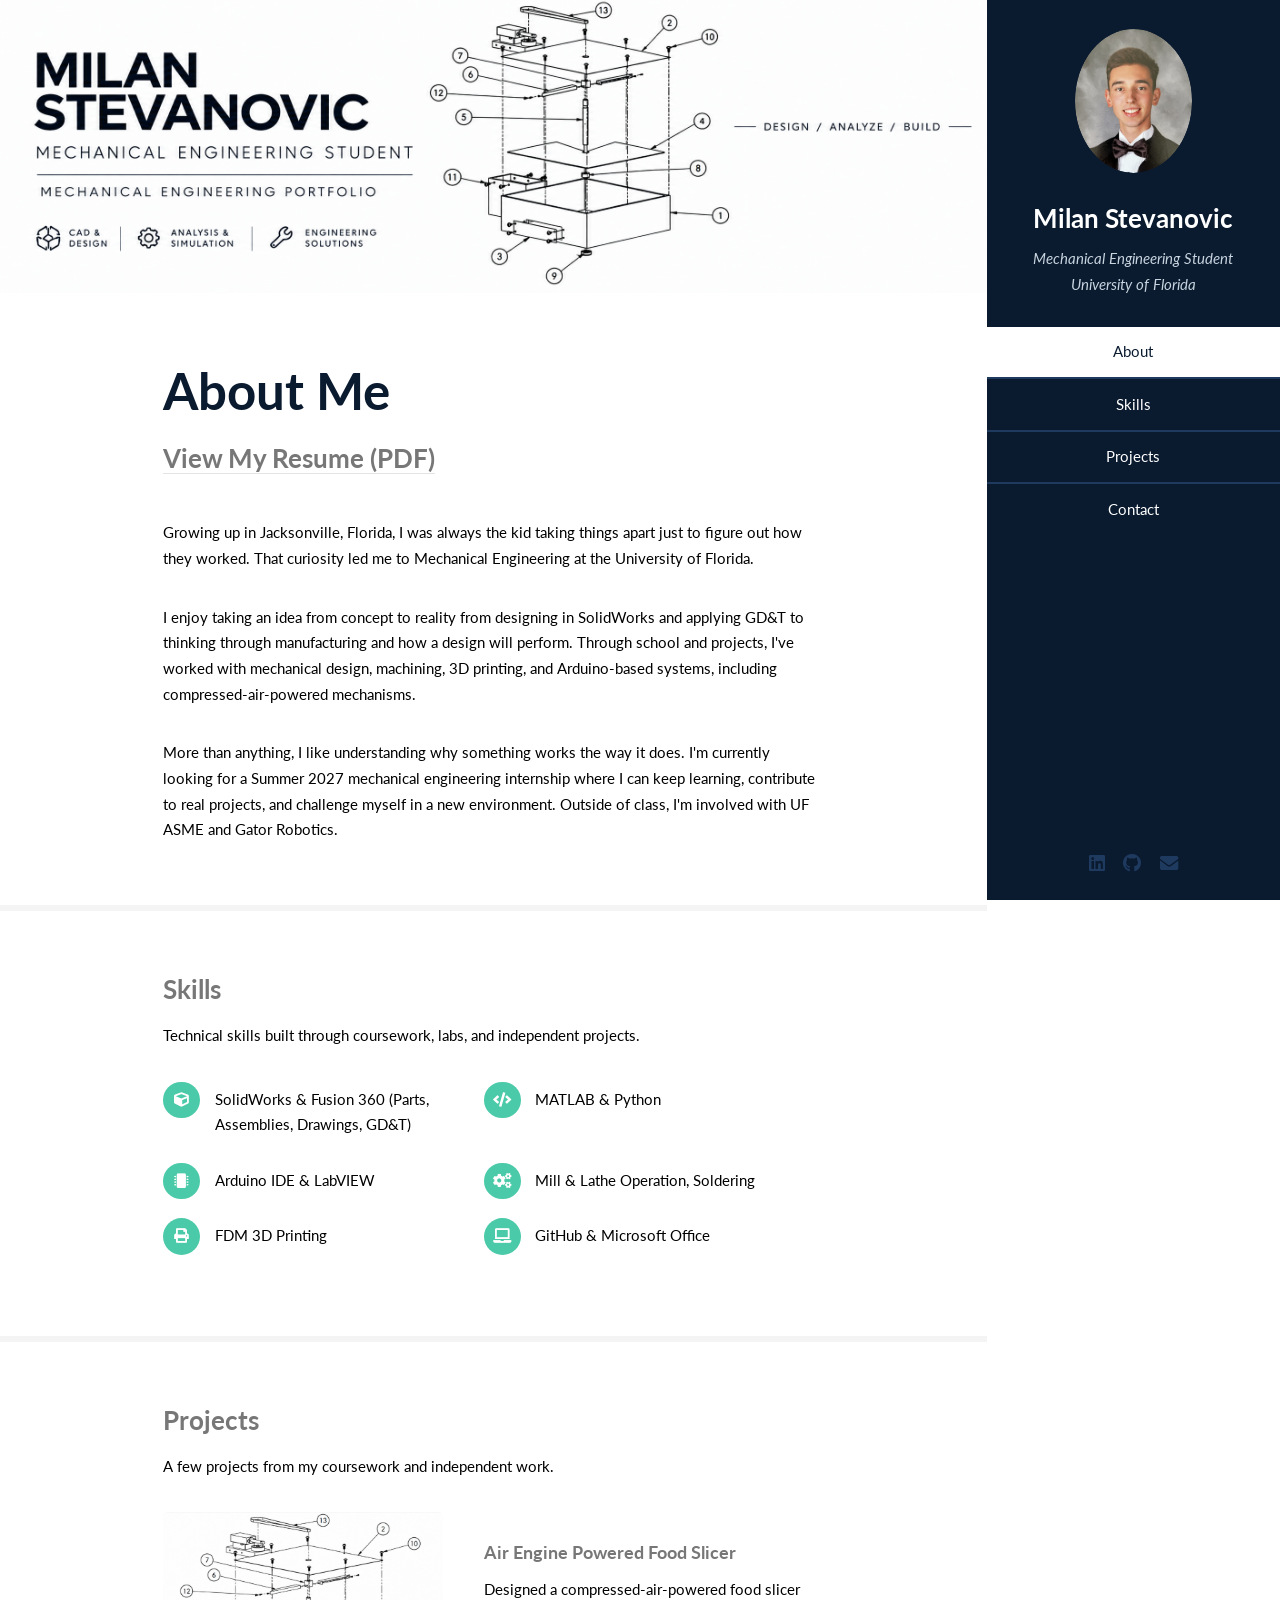
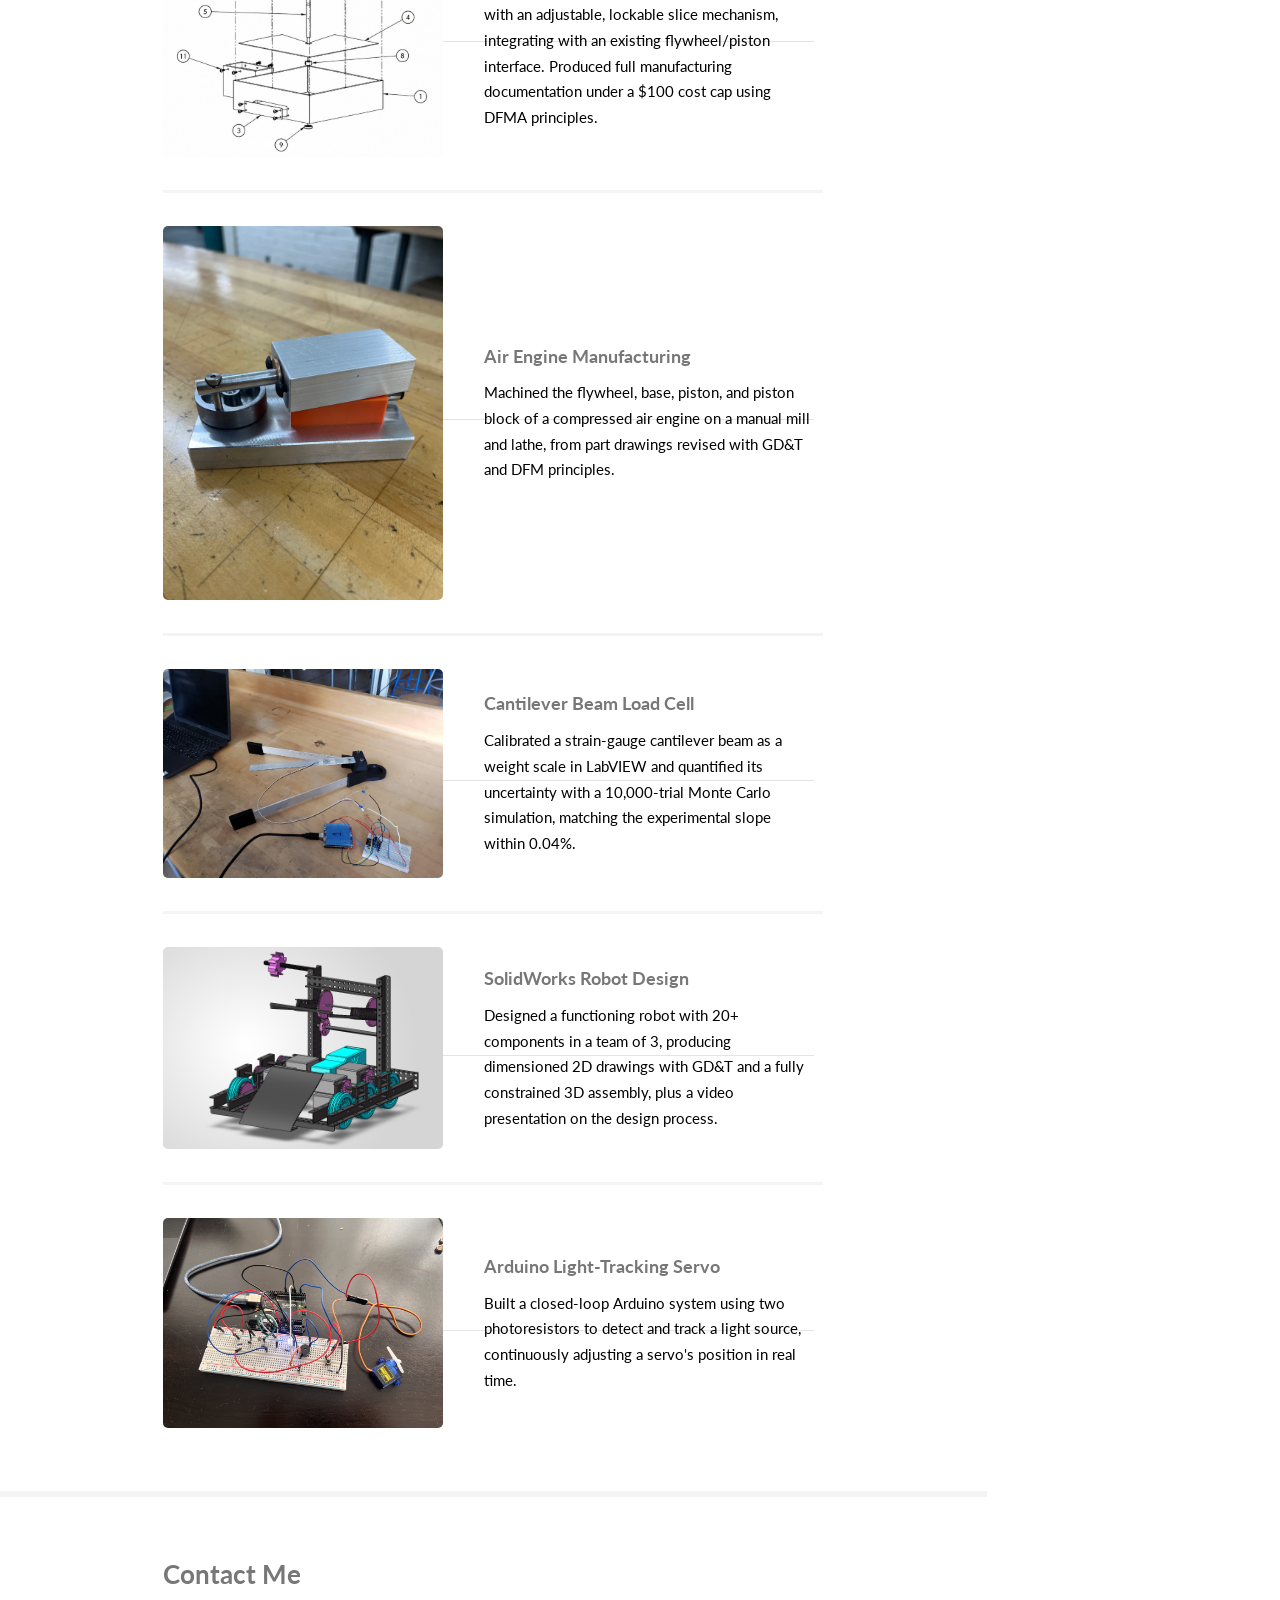
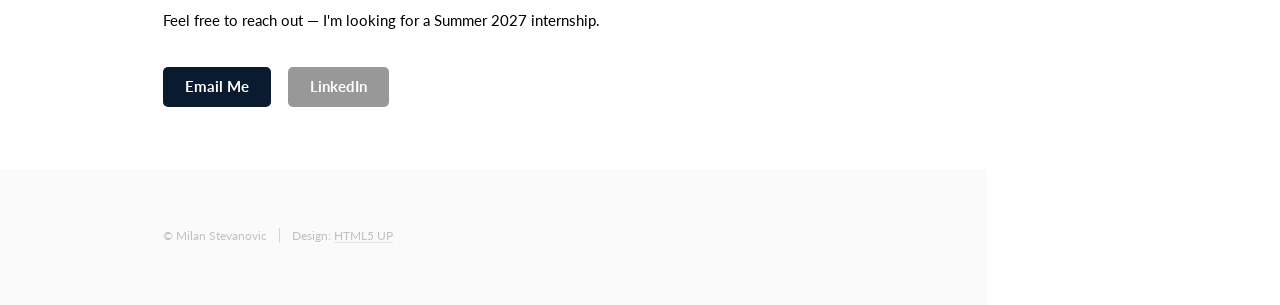
<file: index.html>
<!DOCTYPE HTML>
<html>
	<head>
		<title>Milan Stevanovic — Mechanical Engineering Portfolio</title>
		<meta charset="utf-8" />
		<meta name="viewport" content="width=device-width, initial-scale=1, user-scalable=no" />
		<link rel="stylesheet" href="assets/css/main.css" />
	</head>
	<body class="is-preload">

		<!-- Header -->
<section id="header">
				<header>
					<span class="image avatar"><img src="images/avatar.jpg" alt="" /></span>
					<h1 id="logo"><a href="#">Milan Stevanovic</a></h1>
					<p>Mechanical Engineering Student<br />
					University of Florida</p>
				</header>
				<nav id="nav">
					<ul>
						<li><a href="#one" class="active">About</a></li>
						<li><a href="#two">Skills</a></li>
						<li><a href="#three">Projects</a></li>
						<li><a href="#four">Contact</a></li>
					</ul>
				</nav>
				<footer>
					<ul class="icons">
						<li><a href="https://www.linkedin.com/in/milan-stevanovic-946974375/" class="icon brands fa-linkedin"><span class="label">LinkedIn</span></a></li>
						<li><a href="#" class="icon brands fa-github"><span class="label">Github</span></a></li>
						<li><a href="mailto:stevann.milan@gmail.com" class="icon solid fa-envelope"><span class="label">Email</span></a></li>
					</ul>
				</footer>
			</section>

		<!-- Wrapper -->
			<div id="wrapper">

				<!-- Main -->
					<div id="main">

						<!-- One -->
							<section id="one">
								<div class="image main" data-position="center">
									<img src="images/portfolio_banner.png" alt="" />
								</div>
								<div class="container">
									<header class="major">
										<h2>About Me</h2>
										<p><a href="documents/resumem.pdf" target="_blank">View My Resume (PDF)</a></p>
									</header>
									<p>Growing up in Jacksonville, Florida, I was always the kid taking things apart just to figure out how they worked. That curiosity led me to Mechanical Engineering at the University of Florida.</p>

<p>I enjoy taking an idea from concept to reality  from designing in SolidWorks and applying GD&T to thinking through manufacturing and how a design will perform. Through school and projects, I've worked with mechanical design, machining, 3D printing, and Arduino-based systems, including compressed-air-powered mechanisms.</p>

<p>More than anything, I like understanding why something works the way it does. I'm currently looking for a Summer 2027 mechanical engineering internship where I can keep learning, contribute to real projects, and challenge myself in a new environment. Outside of class, I'm involved with UF ASME and Gator Robotics.</p>
								</div>
							</section>

						<!-- Two -->
							<section id="two">
								<div class="container">
									<h3>Skills</h3>
									<p>Technical skills built through coursework, labs, and independent projects.</p>
									<ul class="feature-icons">
    <li class="icon solid fa-cube">SolidWorks &amp; Fusion 360 (Parts, Assemblies, Drawings, GD&T)</li>
    <li class="icon solid fa-code">MATLAB &amp; Python</li>
    <li class="icon solid fa-microchip">Arduino IDE &amp; LabVIEW</li>
    <li class="icon solid fa-cogs">Mill &amp; Lathe Operation, Soldering</li>
    <li class="icon solid fa-print">FDM 3D Printing</li>
    <li class="icon solid fa-laptop">GitHub &amp; Microsoft Office</li>
</ul>
								</div>
							</section>

<!-- Three -->
							<section id="three">
								<div class="container">
									<h3>Projects</h3>
									<p>A few projects from my coursework and independent work.</p>
									<div class="features">
										<article>
											<a href="air-engine-slicer.html" class="article-link">
												<span class="image"><img src="images/explodedview.png" alt="" /></span>
												<div class="inner">
													<h4>Air Engine Powered Food Slicer</h4>
													<p>Designed a compressed-air-powered food slicer with an adjustable, lockable slice mechanism, integrating with an existing flywheel/piston interface. Produced full manufacturing documentation under a $100 cost cap using DFMA principles.</p>
												</div>
											</a>
										</article>
										<article>
	<a href="air-engine-manufacturing.html" class="article-link">
		<span class="image"><img src="images/engine1.JPG" alt="" /></span>
		<div class="inner">
			<h4>Air Engine Manufacturing</h4>
			<p>Machined the flywheel, base, piston, and piston block of a compressed air engine on a manual mill and lathe, from part drawings revised with GD&amp;T and DFM principles.</p>
		</div>
	</a>
</article>
										<article>
											<a href="cantilever-load-cell.html" class="article-link">
												<span class="image"><img src="images/mom_lab_pic.png" alt="Cantilever beam load cell with strain gauge" /></span>
												<div class="inner">
													<h4>Cantilever Beam Load Cell</h4>
													<p>Calibrated a strain-gauge cantilever beam as a weight scale in LabVIEW and quantified its uncertainty with a 10,000-trial Monte Carlo simulation, matching the experimental slope within 0.04%.</p>
												</div>
											</a>
										</article>
										<article>
											<a href="solidworks-robot.html" class="article-link">
												<span class="image"><img src="images/robot-image.png" alt="" /></span>
												<div class="inner">
													<h4>SolidWorks Robot Design</h4>
													<p>Designed a functioning robot with 20+ components in a team of 3, producing dimensioned 2D drawings with GD&amp;T and a fully constrained 3D assembly, plus a video presentation on the design process.</p>
												</div>
											</a>
										</article>
										<article>
											<a href="animal-feeder.html" class="article-link">
	<span class="image"><img src="images/arduino.png" alt="Breadboard wiring for the light-tracking servo circuit" /></span>
	<div class="inner">
		<h4>Arduino Light-Tracking Servo</h4>
		<p>Built a closed-loop Arduino system using two photoresistors to detect and track a light source, continuously adjusting a servo's position in real time.</p>
	</div>
</a>
										</article>
																				
									</div>
								</div>
							</section>

						<!-- Four -->
							<section id="four">
								<div class="container">
									<h3>Contact Me</h3>
									<p>Feel free to reach out — I'm looking for a Summer 2027 internship.</p>
									<ul class="actions">
										<li><a href="mailto:stevann.milan@gmail.com" class="button primary">Email Me</a></li>
										<li><a href="https://www.linkedin.com/in/milan-stevanovic-946974375/" class="button">LinkedIn</a></li>
									</ul>
								</div>
							</section>

					</div>

				<!-- Footer -->
					<section id="footer">
						<div class="container">
							<ul class="copyright">
								<li>&copy; Milan Stevanovic</li><li>Design: <a href="http://html5up.net">HTML5 UP</a></li>
							</ul>
						</div>
					</section>

			</div>

		<!-- Scripts -->
			<script src="assets/js/jquery.min.js"></script>
			<script src="assets/js/jquery.scrollex.min.js"></script>
			<script src="assets/js/jquery.scrolly.min.js"></script>
			<script src="assets/js/browser.min.js"></script>
			<script src="assets/js/breakpoints.min.js"></script>
			<script src="assets/js/util.js"></script>
			<script src="assets/js/main.js"></script>

	</body>
</html>


		<!-- Scripts -->
			<script src="assets/js/jquery.min.js"></script>
			<script src="assets/js/jquery.scrollex.min.js"></script>
			<script src="assets/js/jquery.scrolly.min.js"></script>
			<script src="assets/js/browser.min.js"></script>
			<script src="assets/js/breakpoints.min.js"></script>
			<script src="assets/js/util.js"></script>
			<script src="assets/js/main.js"></script>

	</body>
</html>
</file>
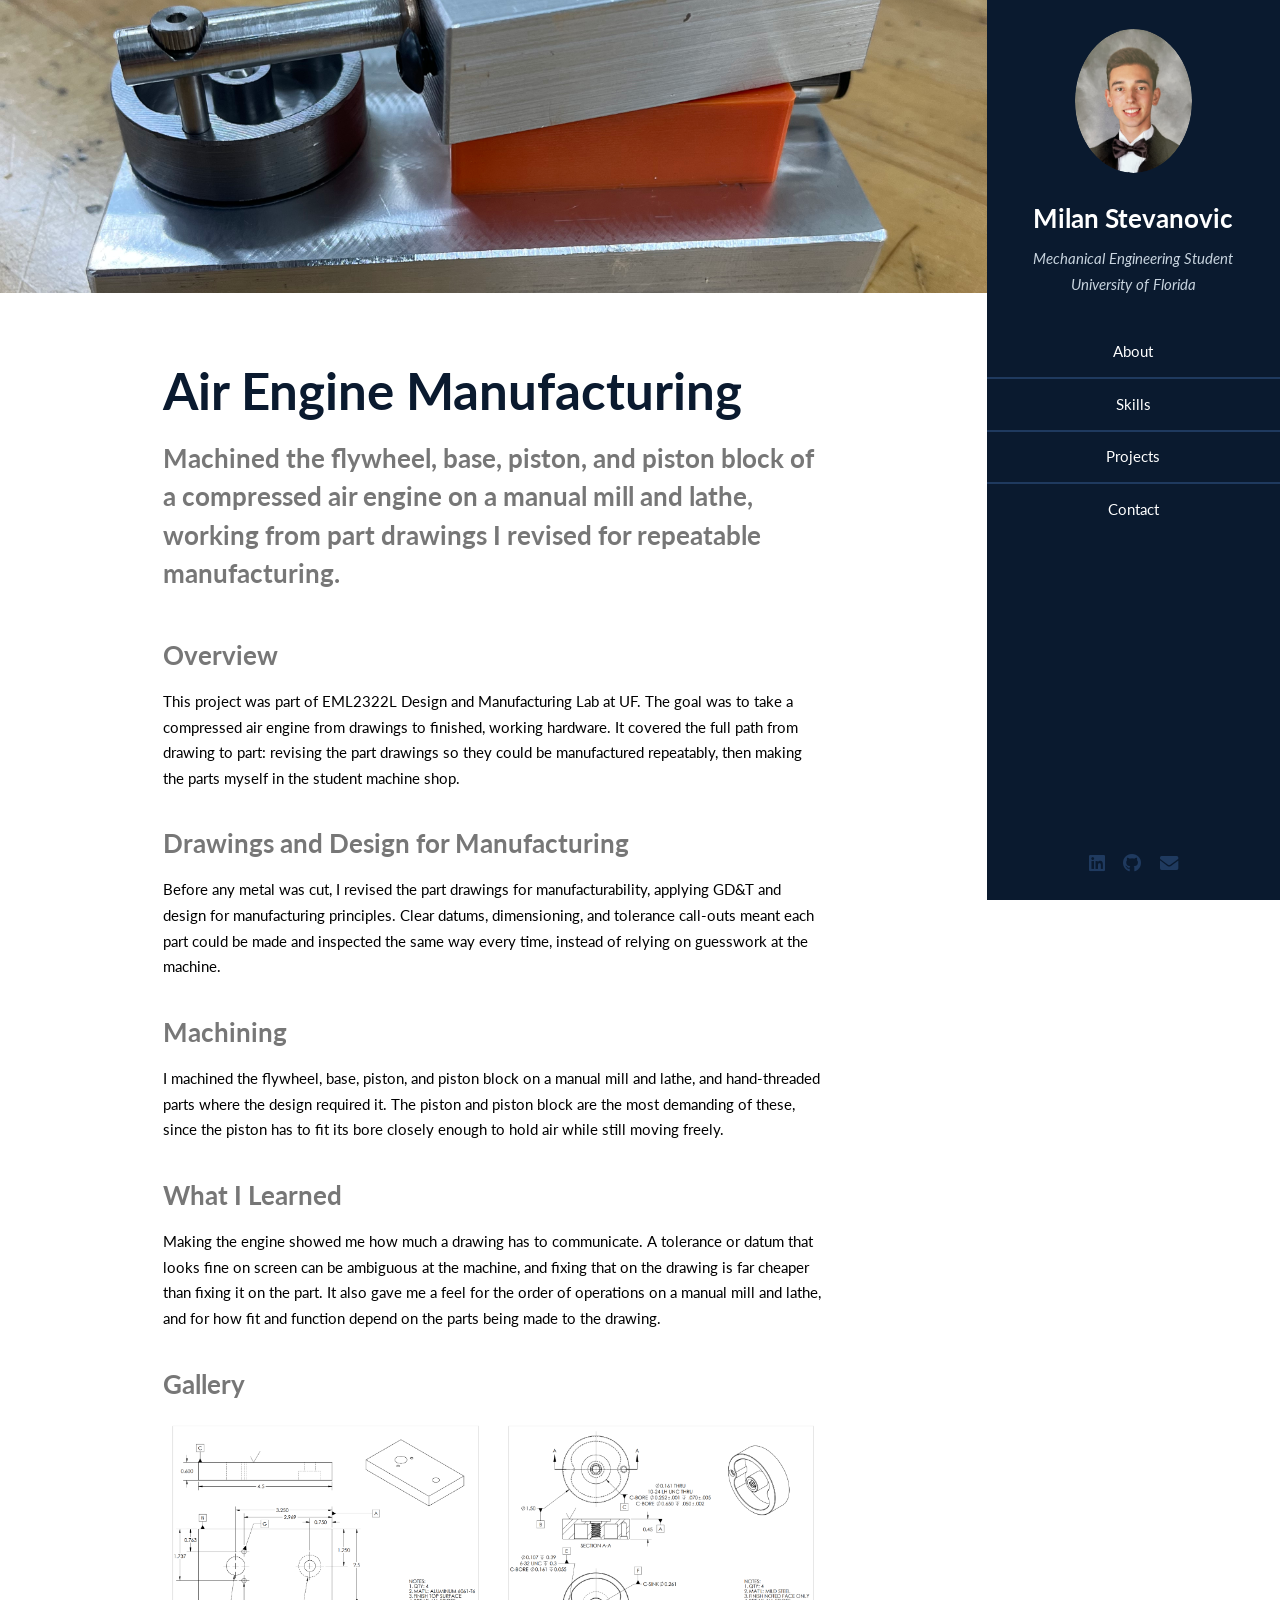
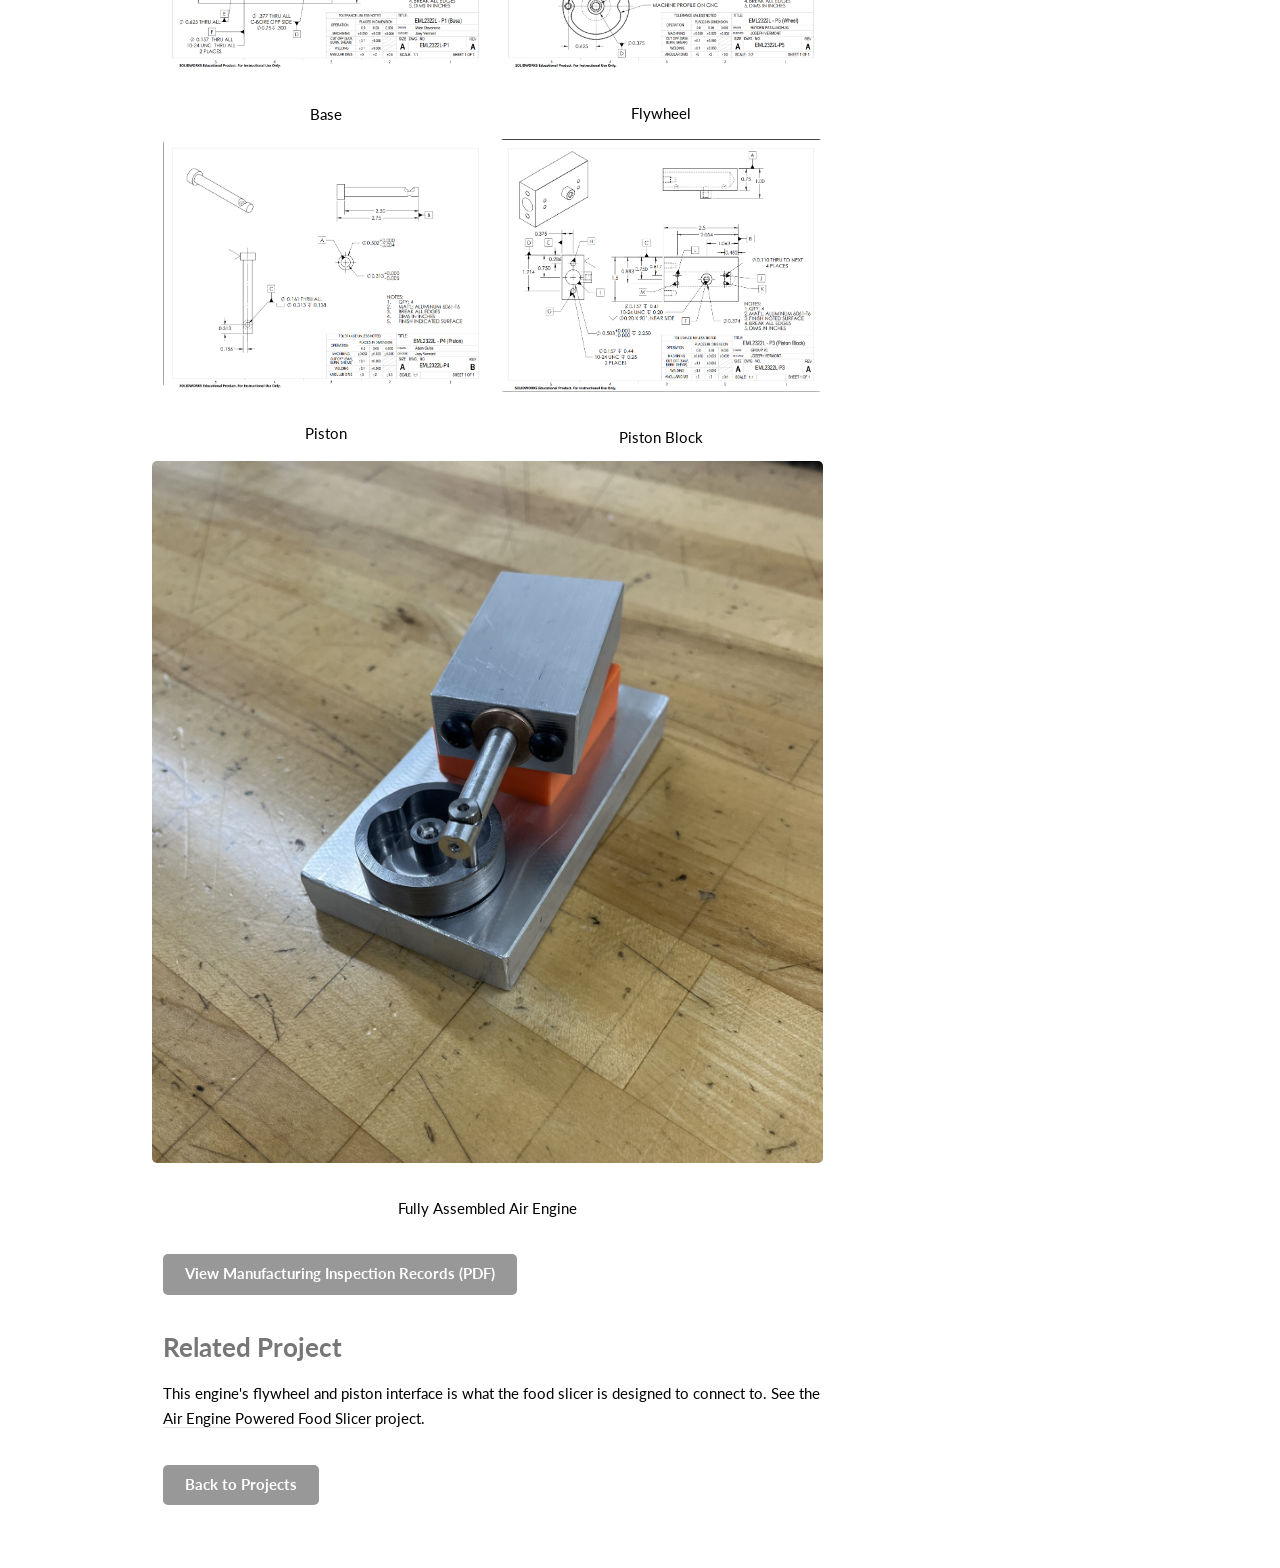
<file: air-engine-manufacturing.html>
<!DOCTYPE HTML>
<html>
	<head>
		<title>Air Engine Manufacturing — Milan Stevanovic</title>
		<meta charset="utf-8" />
		<meta name="viewport" content="width=device-width, initial-scale=1, user-scalable=no" />
		<link rel="stylesheet" href="assets/css/main.css" />
	</head>
	<body class="is-preload">

		<!-- Header -->
			<section id="header">
				<header>
					<span class="image avatar"><img src="images/avatar.jpg" alt="" /></span>
					<h1 id="logo"><a href="index.html">Milan Stevanovic</a></h1>
					<p>Mechanical Engineering Student<br />
					University of Florida</p>
				</header>
				<nav id="nav">
					<ul>
						<li><a href="index.html#one">About</a></li>
						<li><a href="index.html#two">Skills</a></li>
						<li><a href="index.html#three">Projects</a></li>
						<li><a href="index.html#four">Contact</a></li>
					</ul>
				</nav>
				<footer>
					<ul class="icons">
						<li><a href="https://www.linkedin.com/in/milan-stevanovic-946974375/" class="icon brands fa-linkedin"><span class="label">LinkedIn</span></a></li>
						<li><a href="#" class="icon brands fa-github"><span class="label">Github</span></a></li>
						<li><a href="mailto:milan32256@gmail.com" class="icon solid fa-envelope"><span class="label">Email</span></a></li>
					</ul>
				</footer>
			</section>

		<!-- Wrapper -->
			<div id="wrapper">
				<div id="main">

					<section id="one">
						<div class="image main" data-position="center">
							<img src="images/engine1.JPG" alt="Compressed air engine" />
						</div>
						<div class="container">
							<header class="major">
								<h2>Air Engine Manufacturing</h2>
								<p>Machined the flywheel, base, piston, and piston block of a compressed air engine on a manual mill and lathe, working from part drawings I revised for repeatable manufacturing.</p>
							</header>

							<h3>Overview</h3>
							<p>This project was part of EML2322L Design and Manufacturing Lab at UF. The goal was to take a compressed air engine from drawings to finished, working hardware. It covered the full path from drawing to part: revising the part drawings so they could be manufactured repeatably, then making the parts myself in the student machine shop.</p>

							<h3>Drawings and Design for Manufacturing</h3>
							<p>Before any metal was cut, I revised the part drawings for manufacturability, applying GD&amp;T and design for manufacturing principles. Clear datums, dimensioning, and tolerance call-outs meant each part could be made and inspected the same way every time, instead of relying on guesswork at the machine.</p>

							<h3>Machining</h3>
							<p>I machined the flywheel, base, piston, and piston block on a manual mill and lathe, and hand-threaded parts where the design required it. The piston and piston block are the most demanding of these, since the piston has to fit its bore closely enough to hold air while still moving freely.</p>

							<h3>What I Learned</h3>
							<p>Making the engine showed me how much a drawing has to communicate. A tolerance or datum that looks fine on screen can be ambiguous at the machine, and fixing that on the drawing is far cheaper than fixing it on the part. It also gave me a feel for the order of operations on a manual mill and lathe, and for how fit and function depend on the parts being made to the drawing.</p>
<h3>Gallery</h3>
<div class="box alt">
	<div class="row gtr-50 gtr-uniform">
		<div class="col-6 col-12-xsmall">
			<a href="images/base.png" target="_blank"><span class="image fit"><img src="images/base.png" alt="Base" /></span></a>
			<p style="text-align:center;">Base</p>
		</div>
		<div class="col-6 col-12-xsmall">
			<a href="images/flywheel.png" target="_blank"><span class="image fit"><img src="images/flywheel.png" alt="Flywheel" /></span></a>
			<p style="text-align:center;">Flywheel</p>
		</div>
		<div class="col-6 col-12-xsmall">
			<a href="images/piston.png" target="_blank"><span class="image fit"><img src="images/piston.png" alt="Piston" /></span></a>
			<p style="text-align:center;">Piston</p>
		</div>
		<div class="col-6 col-12-xsmall">
			<a href="images/piston_block.png" target="_blank"><span class="image fit"><img src="images/piston_block.png" alt="Piston Block" /></span></a>
			<p style="text-align:center;">Piston Block</p>
		</div>
		<div class="box alt">
	<a href="images/airengine.jpeg" target="_blank"><span class="image fit"><img src="images/airengine.jpeg" alt="Fully assembled air engine" /></span></a>
	<p style="text-align:center;">Fully Assembled Air Engine</p>
</div>
	</div>
</div>
							<ul class="actions">
	<li><a href="documents/MIR.pdf" class="button" target="_blank">View Manufacturing Inspection Records (PDF)</a></li>
</ul>
							<h3>Related Project</h3>
							<p>This engine's flywheel and piston interface is what the food slicer is designed to connect to. See the <a href="air-engine-slicer.html">Air Engine Powered Food Slicer</a> project.</p>

							<ul class="actions">
								<li><a href="index.html#three" class="button">Back to Projects</a></li>
							</ul>
						</div>
					</section>

				</div>
			</div>

		<!-- Scripts -->
			<script src="assets/js/jquery.min.js"></script>
			<script src="assets/js/jquery.scrollex.min.js"></script>
			<script src="assets/js/jquery.scrolly.min.js"></script>
			<script src="assets/js/browser.min.js"></script>
			<script src="assets/js/breakpoints.min.js"></script>
			<script src="assets/js/util.js"></script>
			<script src="assets/js/main.js"></script>

	</body>
</html>
</file>
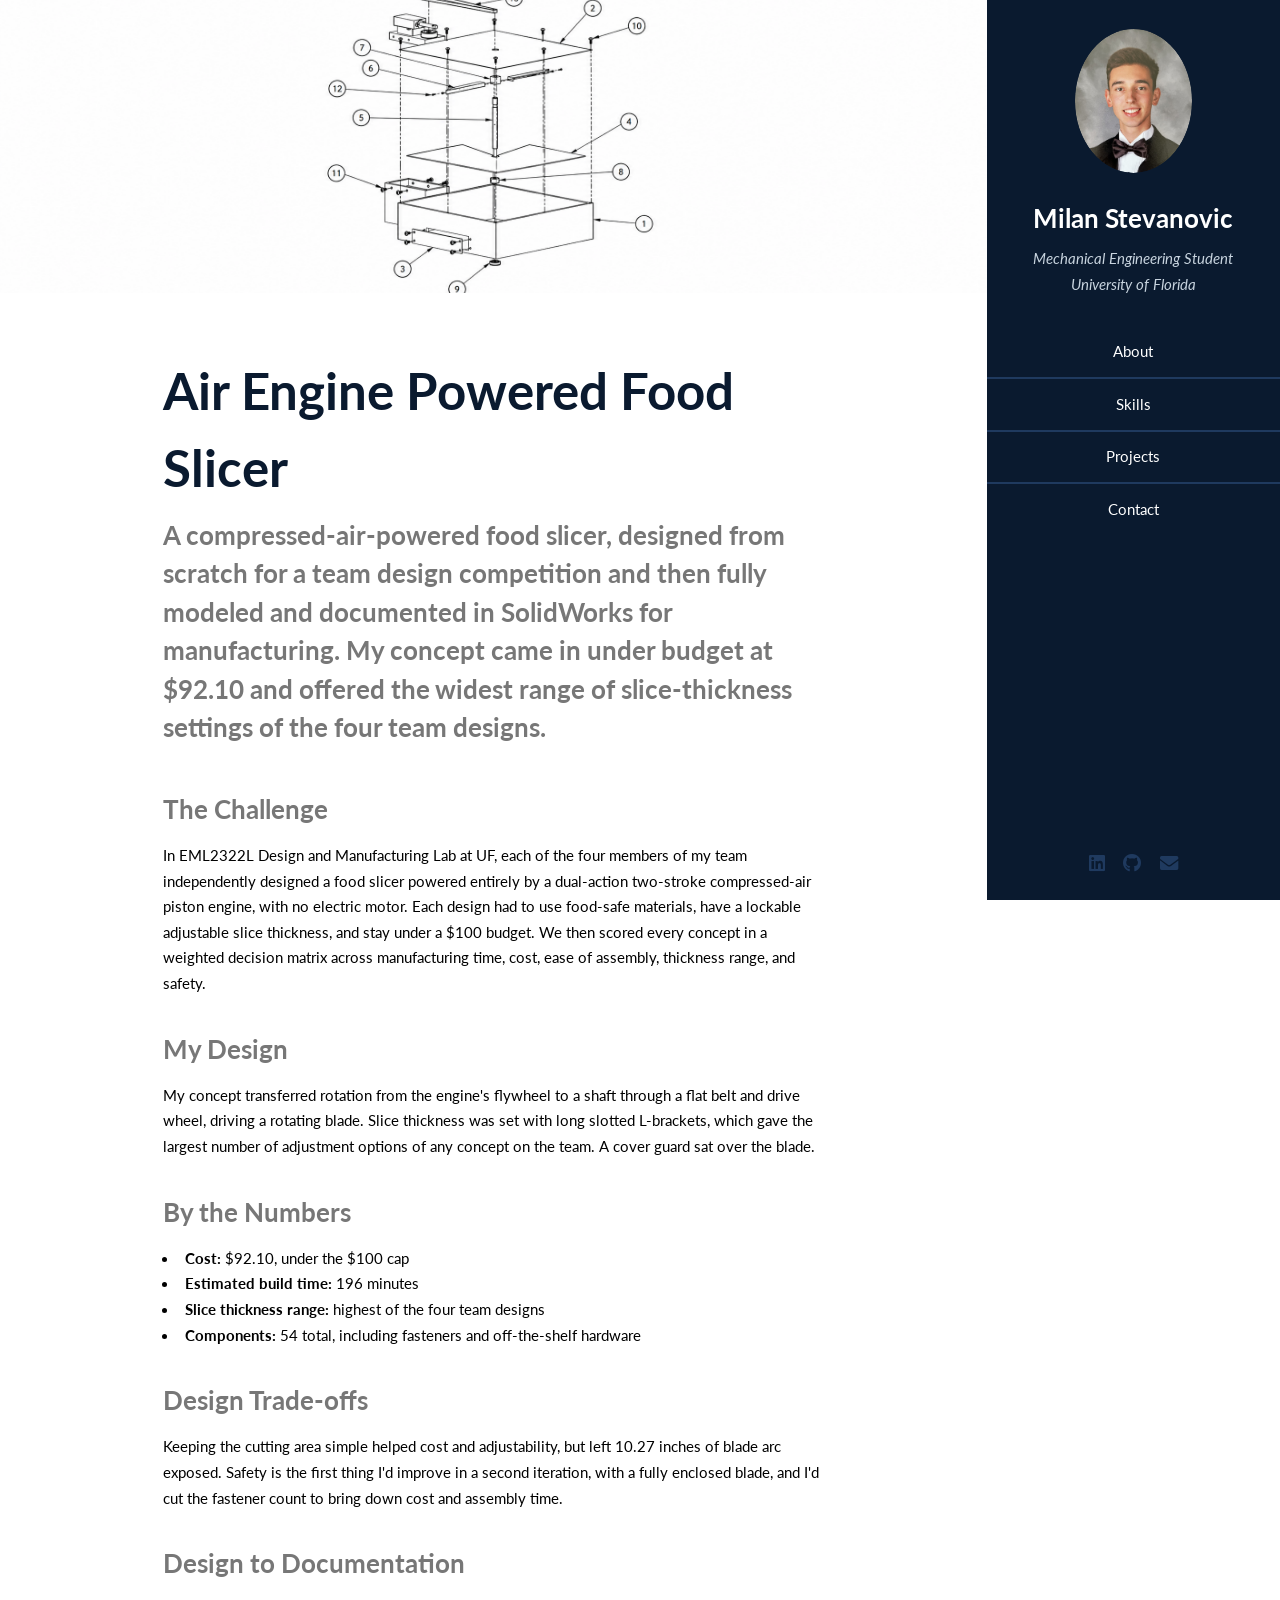
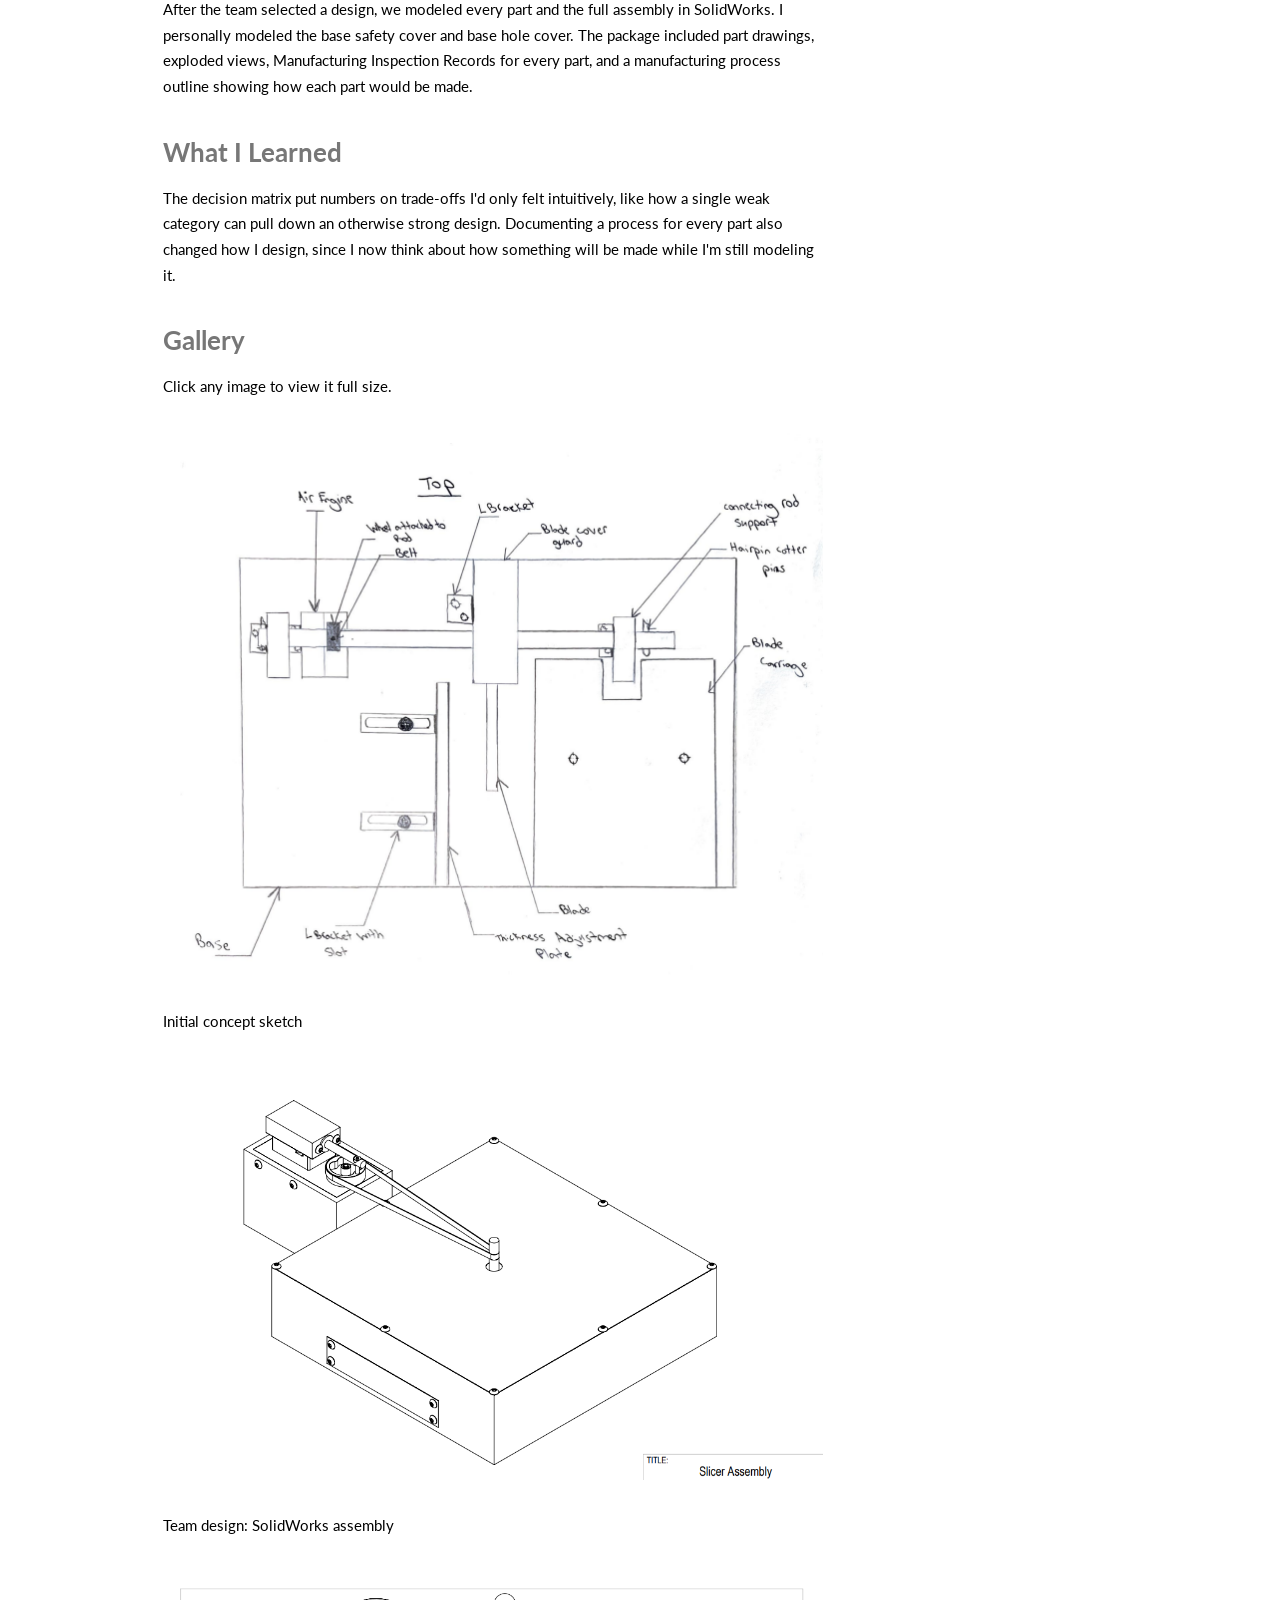
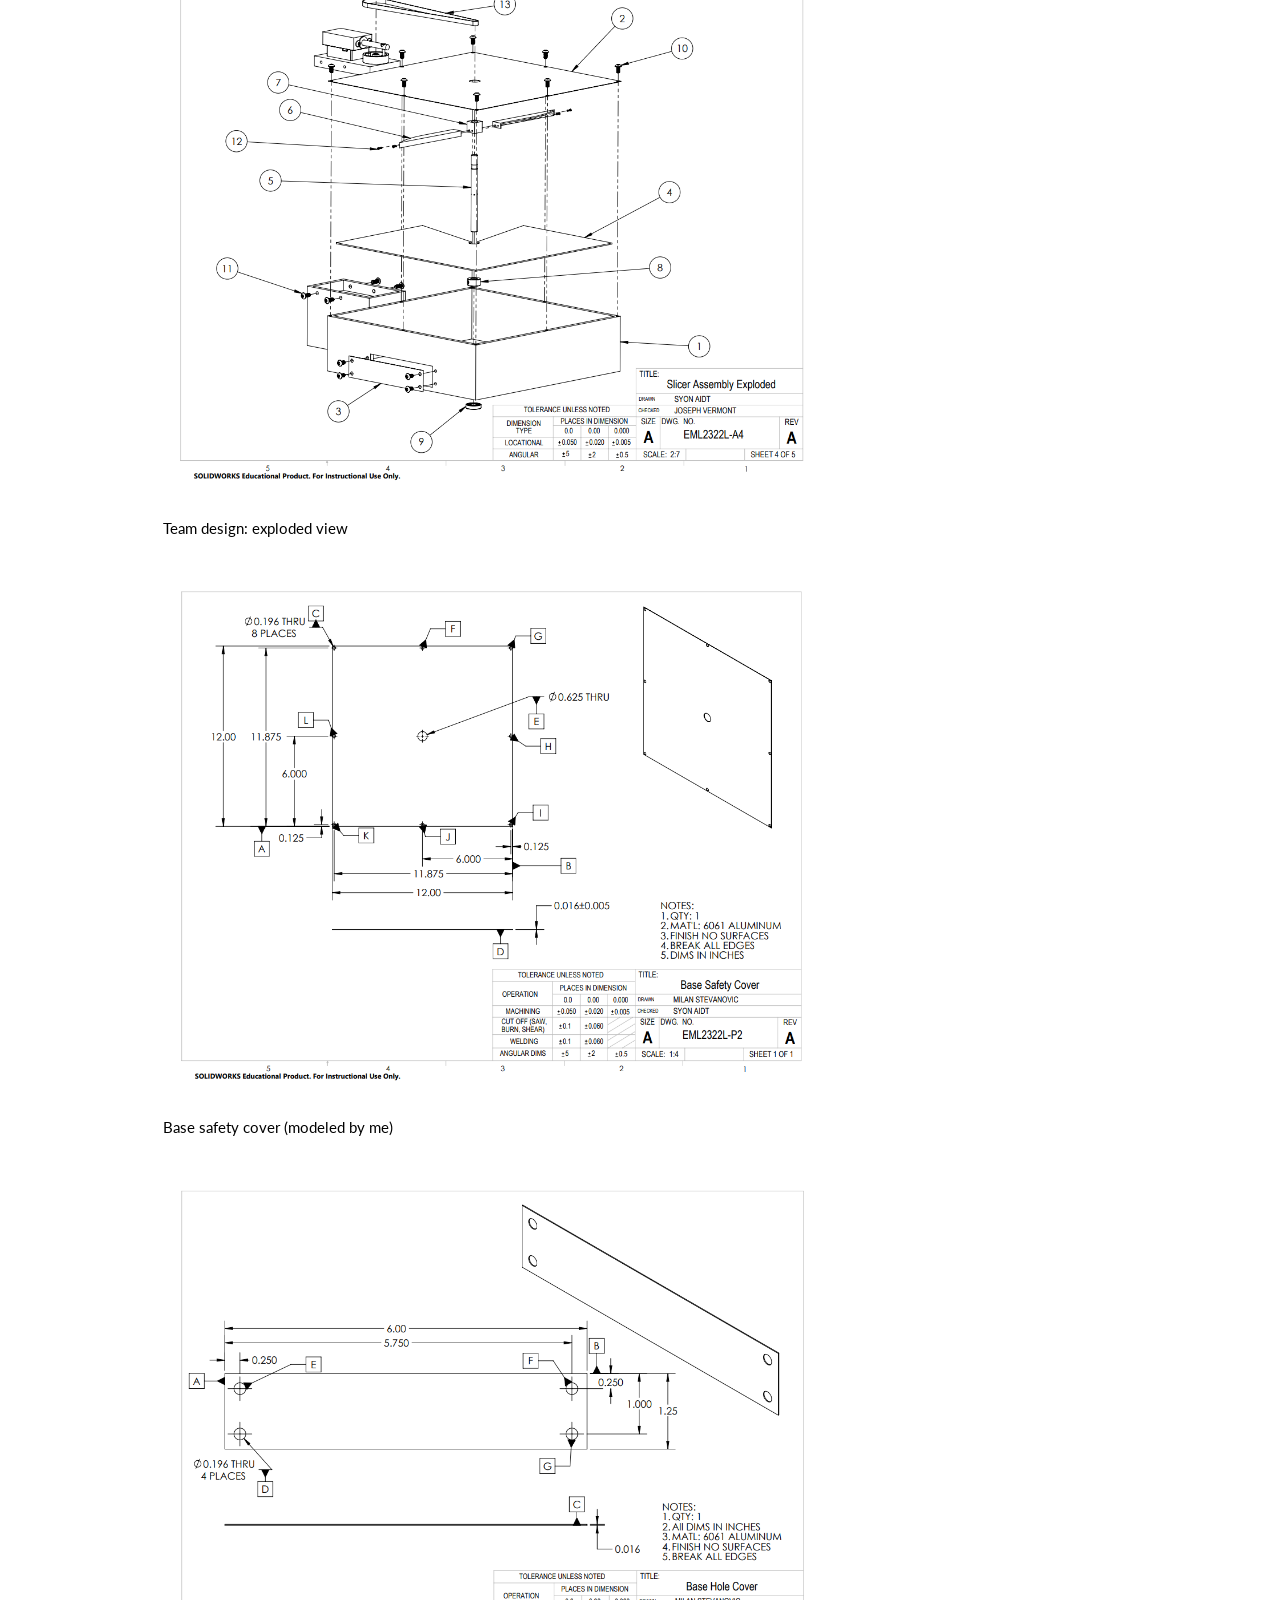
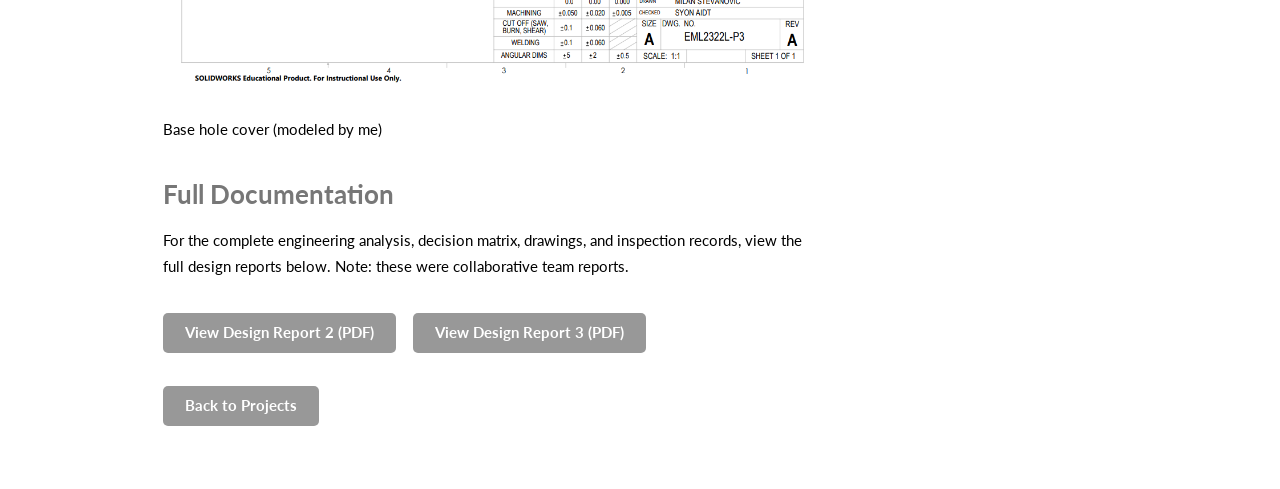
<file: air-engine-slicer.html>
<!DOCTYPE HTML>
<html>
	<head>
		<title>Air Engine Powered Food Slicer — Milan Stevanovic</title>
		<meta charset="utf-8" />
		<meta name="viewport" content="width=device-width, initial-scale=1, user-scalable=no" />
		<link rel="stylesheet" href="assets/css/main.css" />
	</head>
	<body class="is-preload">

		<!-- Header -->
			<section id="header">
				<header>
					<span class="image avatar"><img src="images/avatar.jpg" alt="" /></span>
					<h1 id="logo"><a href="index.html">Milan Stevanovic</a></h1>
					<p>Mechanical Engineering Student<br />
					University of Florida</p>
				</header>
				<nav id="nav">
					<ul>
						<li><a href="index.html#one">About</a></li>
						<li><a href="index.html#two">Skills</a></li>
						<li><a href="index.html#three">Projects</a></li>
						<li><a href="index.html#four">Contact</a></li>
					</ul>
				</nav>
				<footer>
					<ul class="icons">
						<li><a href="https://www.linkedin.com/in/milan-stevanovic-946974375/" class="icon brands fa-linkedin"><span class="label">LinkedIn</span></a></li>
						<li><a href="#" class="icon brands fa-github"><span class="label">Github</span></a></li>
						<li><a href="mailto:milan32256@gmail.com" class="icon solid fa-envelope"><span class="label">Email</span></a></li>
					</ul>
				</footer>
			</section>

		<!-- Wrapper -->
			<div id="wrapper">
				<div id="main">

					<section id="one">
						<div class="image main" data-position="center">
							<img src="images/slicer_banner.png" alt="" />
						</div>
						<div class="container">
							<header class="major">
								<h2>Air Engine Powered Food Slicer</h2>
								<p>A compressed-air-powered food slicer, designed from scratch for a team design competition and then fully modeled and documented in SolidWorks for manufacturing. My concept came in under budget at $92.10 and offered the widest range of slice-thickness settings of the four team designs.</p>
							</header>

							<h3>The Challenge</h3>
							<p>In EML2322L Design and Manufacturing Lab at UF, each of the four members of my team independently designed a food slicer powered entirely by a dual-action two-stroke compressed-air piston engine, with no electric motor. Each design had to use food-safe materials, have a lockable adjustable slice thickness, and stay under a $100 budget. We then scored every concept in a weighted decision matrix across manufacturing time, cost, ease of assembly, thickness range, and safety.</p>

							<h3>My Design</h3>
							<p>My concept transferred rotation from the engine's flywheel to a shaft through a flat belt and drive wheel, driving a rotating blade. Slice thickness was set with long slotted L-brackets, which gave the largest number of adjustment options of any concept on the team. A cover guard sat over the blade.</p>

							<h3>By the Numbers</h3>
							<ul>
								<li><strong>Cost:</strong> $92.10, under the $100 cap</li>
								<li><strong>Estimated build time:</strong> 196 minutes</li>
								<li><strong>Slice thickness range:</strong> highest of the four team designs</li>
								<li><strong>Components:</strong> 54 total, including fasteners and off-the-shelf hardware</li>
							</ul>

							<h3>Design Trade-offs</h3>
							<p>Keeping the cutting area simple helped cost and adjustability, but left 10.27 inches of blade arc exposed. Safety is the first thing I'd improve in a second iteration, with a fully enclosed blade, and I'd cut the fastener count to bring down cost and assembly time.</p>

							<h3>Design to Documentation</h3>
							<p>After the team selected a design, we modeled every part and the full assembly in SolidWorks. I personally modeled the base safety cover and base hole cover. The package included part drawings, exploded views, Manufacturing Inspection Records for every part, and a manufacturing process outline showing how each part would be made.</p>

							<h3>What I Learned</h3>
							<p>The decision matrix put numbers on trade-offs I'd only felt intuitively, like how a single weak category can pull down an otherwise strong design. Documenting a process for every part also changed how I design, since I now think about how something will be made while I'm still modeling it.</p>

							<h3>Gallery</h3>
							<p>Click any image to view it full size.</p>

							<a href="images/sketch.png"><span class="image fit"><img src="images/sketch.png" alt="Hand sketch of the food slicer concept" /></span></a>
							<p>Initial concept sketch</p>

							<a href="images/slicer_assembly.png"><span class="image fit"><img src="images/slicer_assembly.png" alt="Assembled food slicer in SolidWorks" /></span></a>
							<p>Team design: SolidWorks assembly</p>

							<a href="images/slicer_assembly_exploded.png"><span class="image fit"><img src="images/slicer_assembly_exploded.png" alt="Exploded view of the food slicer assembly" /></span></a>
							<p>Team design: exploded view</p>

							<a href="images/base_safety_cover.png"><span class="image fit"><img src="images/base_safety_cover.png" alt="Base safety cover" /></span></a>
							<p>Base safety cover (modeled by me)</p>

							<a href="images/base_hole_cover.png"><span class="image fit"><img src="images/base_hole_cover.png" alt="Base hole cover" /></span></a>
							<p>Base hole cover (modeled by me)</p>

							<h3>Full Documentation</h3>
							<p>For the complete engineering analysis, decision matrix, drawings, and inspection records, view the full design reports below. Note: these were collaborative team reports.</p>
							<ul class="actions">
								<li><a href="documents/Design-Report-2.pdf" class="button">View Design Report 2 (PDF)</a></li>
								<li><a href="documents/Design-Report-3.pdf" class="button">View Design Report 3 (PDF)</a></li>
							</ul>

							<ul class="actions">
								<li><a href="index.html" class="button">Back to Projects</a></li>
							</ul>
						</div>
					</section>

				</div>
			</div>

		<!-- Scripts -->
			<script src="assets/js/jquery.min.js"></script>
			<script src="assets/js/jquery.scrollex.min.js"></script>
			<script src="assets/js/jquery.scrolly.min.js"></script>
			<script src="assets/js/browser.min.js"></script>
			<script src="assets/js/breakpoints.min.js"></script>
			<script src="assets/js/util.js"></script>
			<script src="assets/js/main.js"></script>

	</body>
</html>
</file>
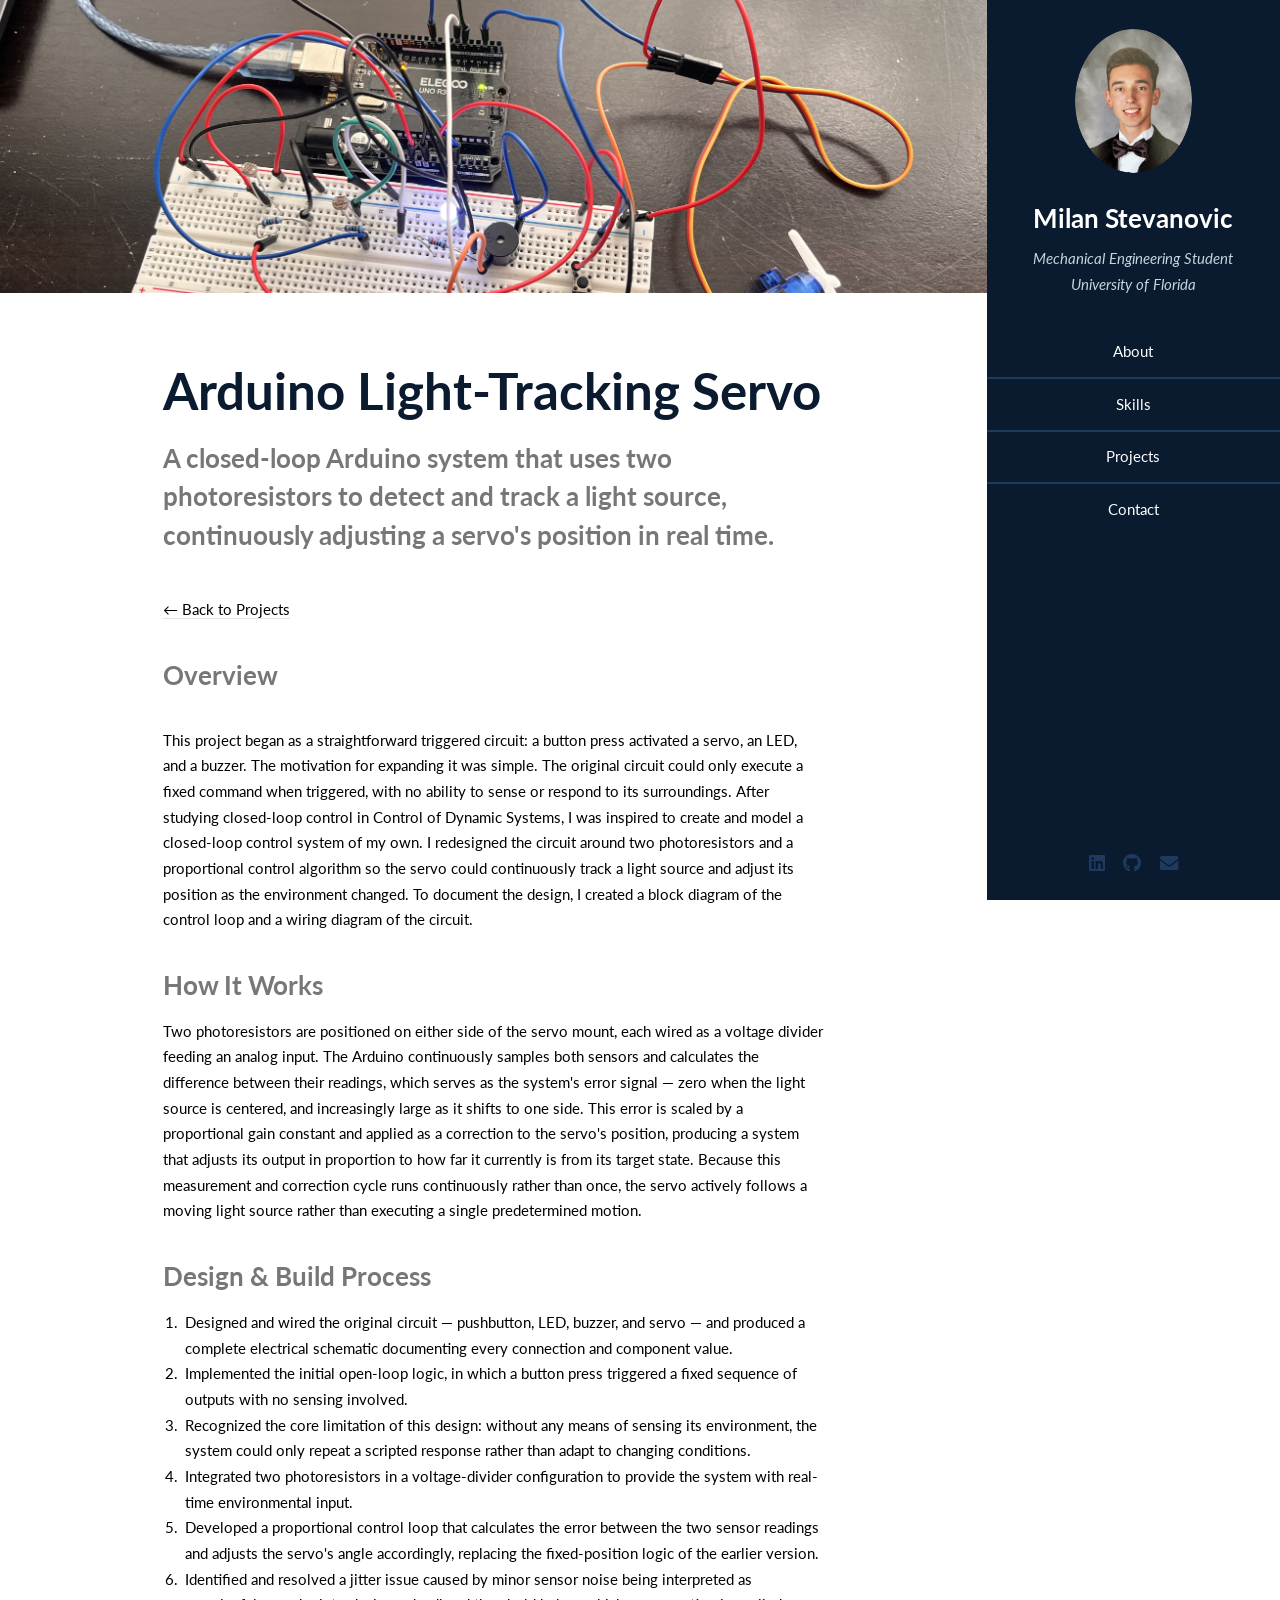
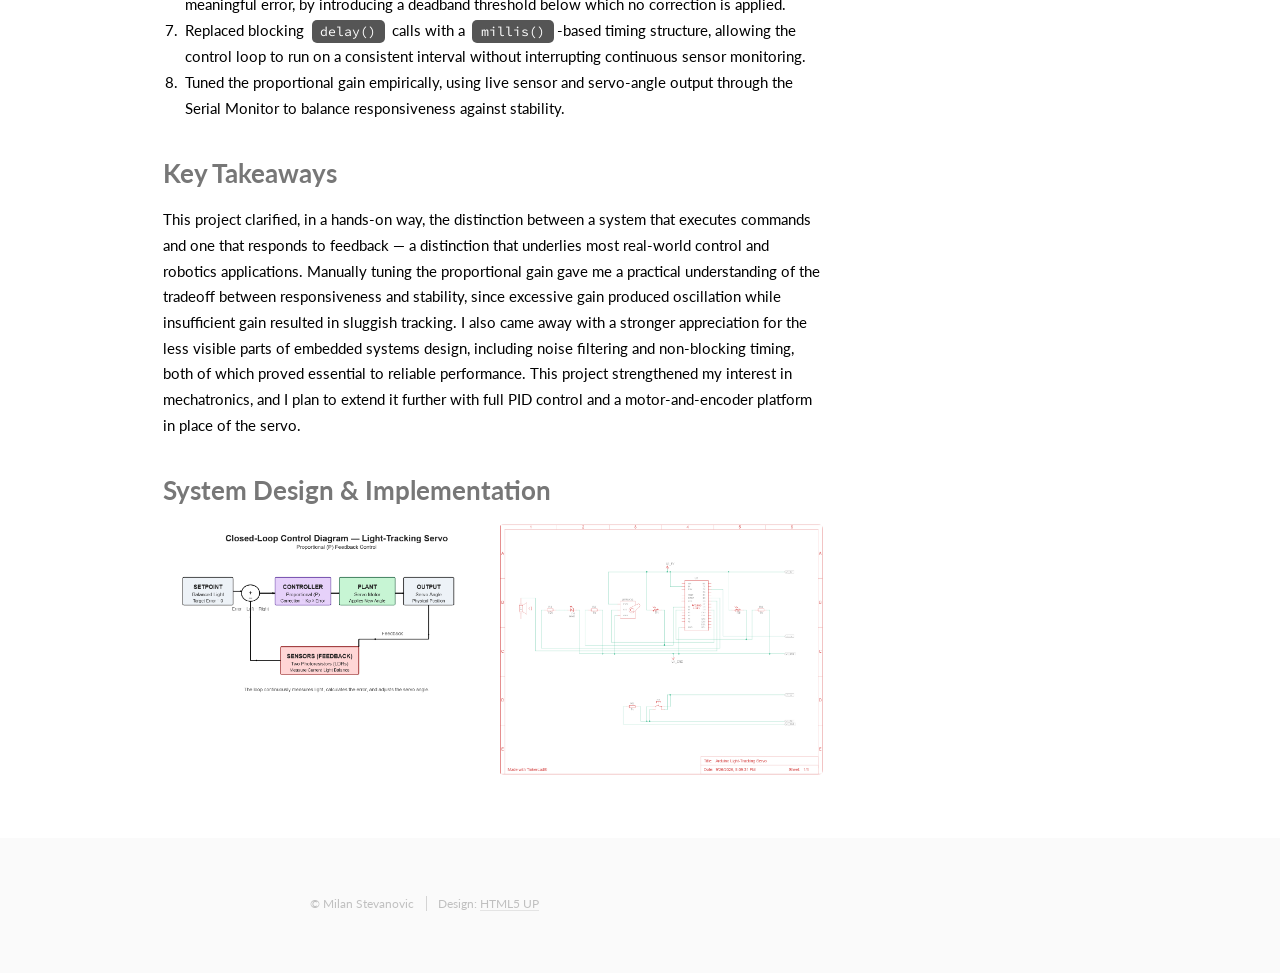
<file: animal-feeder.html>
<!DOCTYPE HTML>
<html>
	<head>
		<title>Arduino Automated Animal Feeder — Milan Stevanovic</title>
		<meta charset="utf-8" />
		<meta name="viewport" content="width=device-width, initial-scale=1, user-scalable=no" />
		<link rel="stylesheet" href="assets/css/main.css" />
	</head>
	<body class="is-preload">

		<!-- Header -->
			<section id="header">
				<header>
					<span class="image avatar"><img src="images/avatar.JPG" alt="" /></span>
					<h1 id="logo"><a href="index.html">Milan Stevanovic</a></h1>
					<p>Mechanical Engineering Student<br />
					University of Florida</p>
				</header>
				<nav id="nav">
					<ul>
						<li><a href="index.html#one">About</a></li>
						<li><a href="index.html#two">Skills</a></li>
						<li><a href="index.html#three">Projects</a></li>
						<li><a href="index.html#four">Contact</a></li>
					</ul>
				</nav>
				<footer>
					<ul class="icons">
						<li><a href="https://www.linkedin.com/in/milan-stevanovic-946974375/" class="icon brands fa-linkedin"><span class="label">LinkedIn</span></a></li>
						<li><a href="#" class="icon brands fa-github"><span class="label">Github</span></a></li>
						<li><a href="mailto:milan32256@gmail.com" class="icon solid fa-envelope"><span class="label">Email</span></a></li>
					</ul>
				</footer>
			</section>

		<!-- Wrapper -->
			<div id="wrapper">

				<!-- Main -->
					<div id="main">

						<!-- Project Header -->
							<section id="one">
								<div class="image main" data-position="center">
									<img src="images/arduino.png" alt="" />
								</div>
								<div class="container">
									<header class="major">
										<h2>Arduino Light-Tracking Servo</h2>
										<p>A closed-loop Arduino system that uses two photoresistors to detect
										and track a light source, continuously adjusting a servo's position
										in real time.</p>
									</header>

									<p><a href="index.html#three">&larr; Back to Projects</a></p>

									<h3>Overview</h3>
									<p><p>This project began as a straightforward triggered circuit: a button press activated a servo, an LED, and a buzzer. The motivation for expanding it was simple. The original circuit could only execute a fixed command when triggered, with no ability to sense or respond to its surroundings. After studying closed-loop control in Control of Dynamic Systems, I was inspired to create and model a closed-loop control system of my own. I redesigned the circuit around two photoresistors and a proportional control algorithm so the servo could continuously track a light source and adjust its position as the environment changed. To document the design, I created a block diagram of the control loop and a wiring diagram of the circuit.</p></p>

									<h3>How It Works</h3>
									<p>Two photoresistors are positioned on either side of the servo mount, each wired as a voltage divider feeding an analog input. The Arduino continuously samples both sensors and calculates the difference between their readings, which serves as the system's error signal — zero when the light source is centered, and increasingly large as it shifts to one side. This error is scaled by a proportional gain constant and applied as a correction to the servo's position, producing a system that adjusts its output in proportion to how far it currently is from its target state. Because this measurement and correction cycle runs continuously rather than once, the servo actively follows a moving light source rather than executing a single predetermined motion.</p>

									<h3>Design &amp; Build Process</h3>
<ol>
  <li>Designed and wired the original circuit — pushbutton, LED, buzzer, and servo — and produced a complete electrical schematic documenting every connection and component value.</li>
  <li>Implemented the initial open-loop logic, in which a button press triggered a fixed sequence of outputs with no sensing involved.</li>
  <li>Recognized the core limitation of this design: without any means of sensing its environment, the system could only repeat a scripted response rather than adapt to changing conditions.</li>
  <li>Integrated two photoresistors in a voltage-divider configuration to provide the system with real-time environmental input.</li>
  <li>Developed a proportional control loop that calculates the error between the two sensor readings and adjusts the servo's angle accordingly, replacing the fixed-position logic of the earlier version.</li>
  <li>Identified and resolved a jitter issue caused by minor sensor noise being interpreted as meaningful error, by introducing a deadband threshold below which no correction is applied.</li>
  <li>Replaced blocking <code>delay()</code> calls with a <code>millis()</code>-based timing structure, allowing the control loop to run on a consistent interval without interrupting continuous sensor monitoring.</li>
  <li>Tuned the proportional gain empirically, using live sensor and servo-angle output through the Serial Monitor to balance responsiveness against stability.</li>
</ol>

									<h3>Key Takeaways</h3>
									<p>This project clarified, in a hands-on way, the distinction between a system that executes commands and one that responds to feedback — a distinction that underlies most real-world control and robotics applications. Manually tuning the proportional gain gave me a practical understanding of the tradeoff between responsiveness and stability, since excessive gain produced oscillation while insufficient gain resulted in sluggish tracking. I also came away with a stronger appreciation for the less visible parts of embedded systems design, including noise filtering and non-blocking timing, both of which proved essential to reliable performance. This project strengthened my interest in mechatronics, and I plan to extend it further with full PID control and a motor-and-encoder platform in place of the servo.</p>
									
									<h3>System Design &amp; Implementation</h3>
<div class="box alt">
    <div class="row gtr-50 gtr-uniform">

        <div class="col-6">
            <span class="image fit">
                <img src="images/blockdiagram.png" alt="Control System Block Diagram" />
            </span>
        </div>

        <div class="col-6">
            <span class="image fit">
                <img src="images/wiringdiagram.png" alt="Animal Feeder Wiring Diagram" />
            </span>
        </div>

    </div>
</div>
									
										</div>
									</div>

								</div>
							</section>

					</div>

				<!-- Footer -->
					<section id="footer">
						<div class="container">
							<ul class="copyright">
								<li>&copy; Milan Stevanovic</li><li>Design: <a href="http://html5up.net">HTML5 UP</a></li>
							</ul>
						</div>
					</section>

			</div>

		<!-- Scripts -->
			<script src="assets/js/jquery.min.js"></script>
			<script src="assets/js/jquery.scrollex.min.js"></script>
			<script src="assets/js/jquery.scrolly.min.js"></script>
			<script src="assets/js/browser.min.js"></script>
			<script src="assets/js/breakpoints.min.js"></script>
			<script src="assets/js/util.js"></script>
			<script src="assets/js/main.js"></script>

	</body>
</html>
</file>
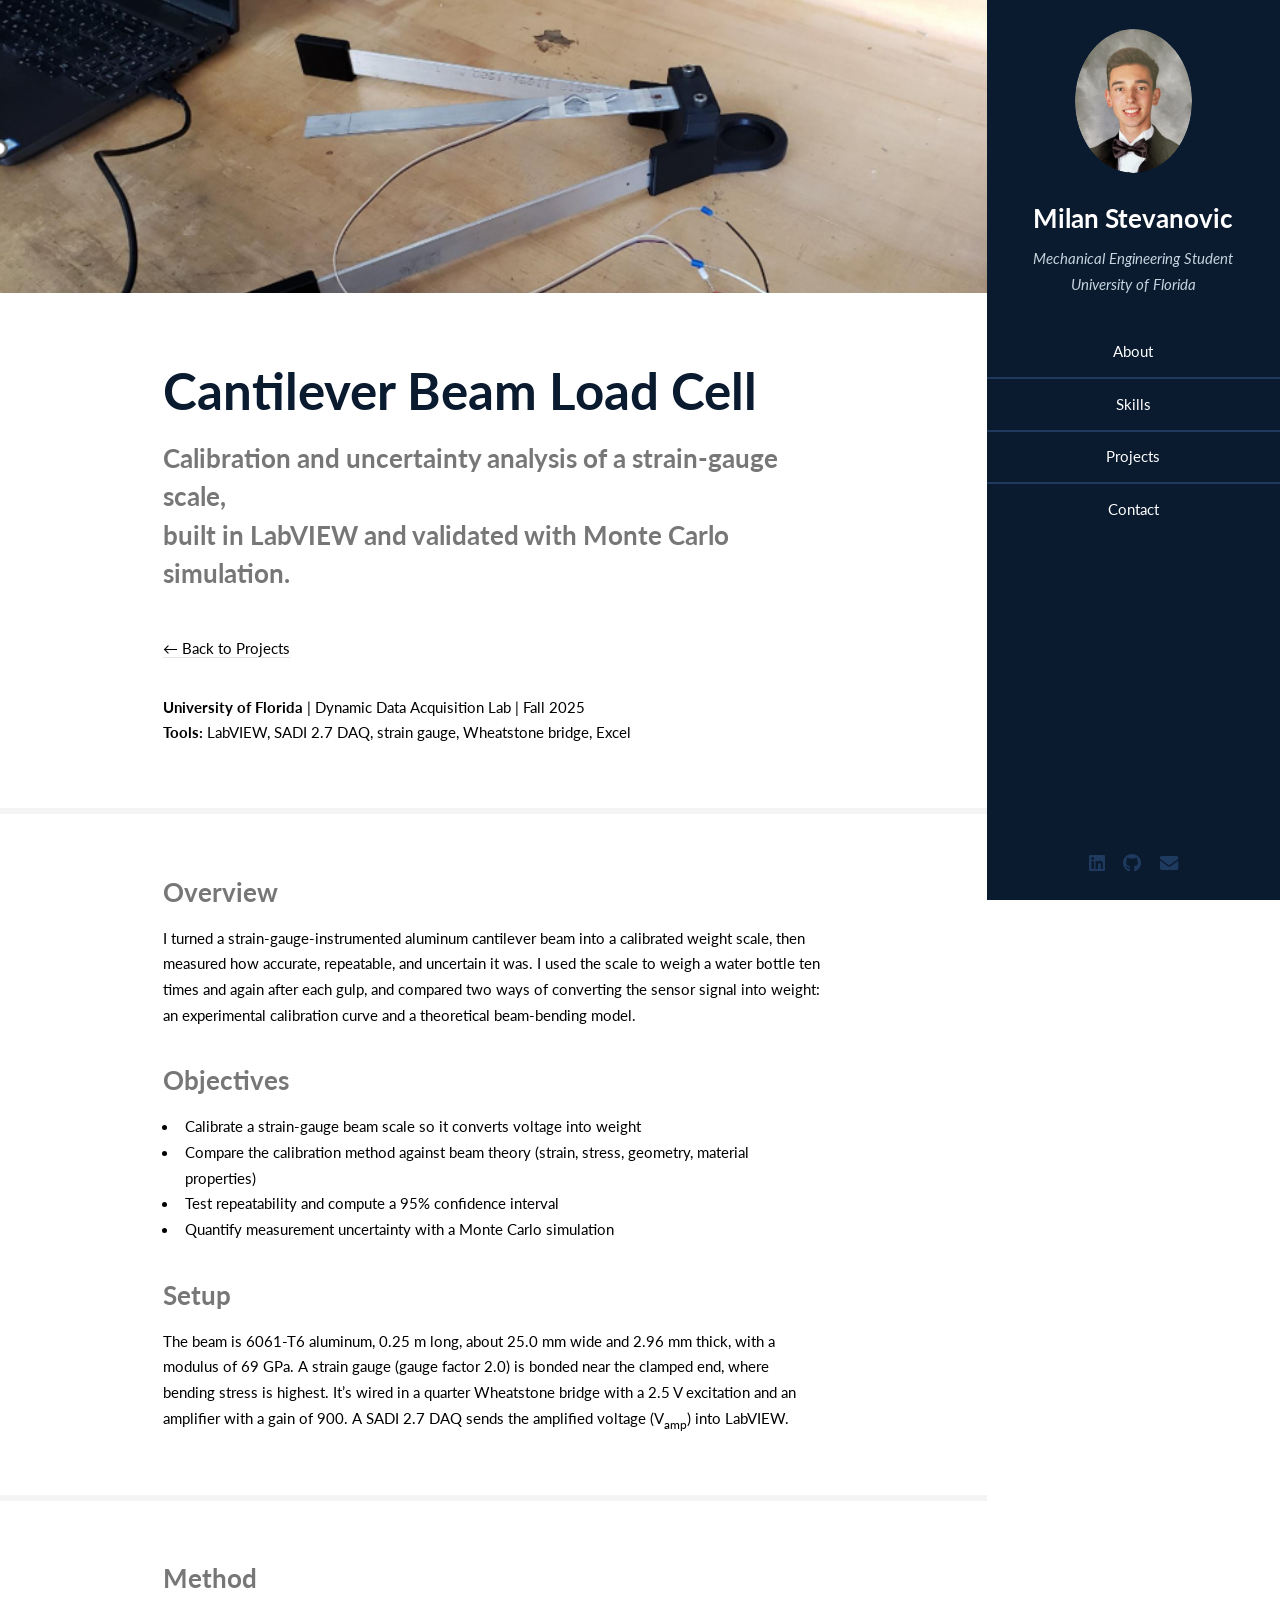
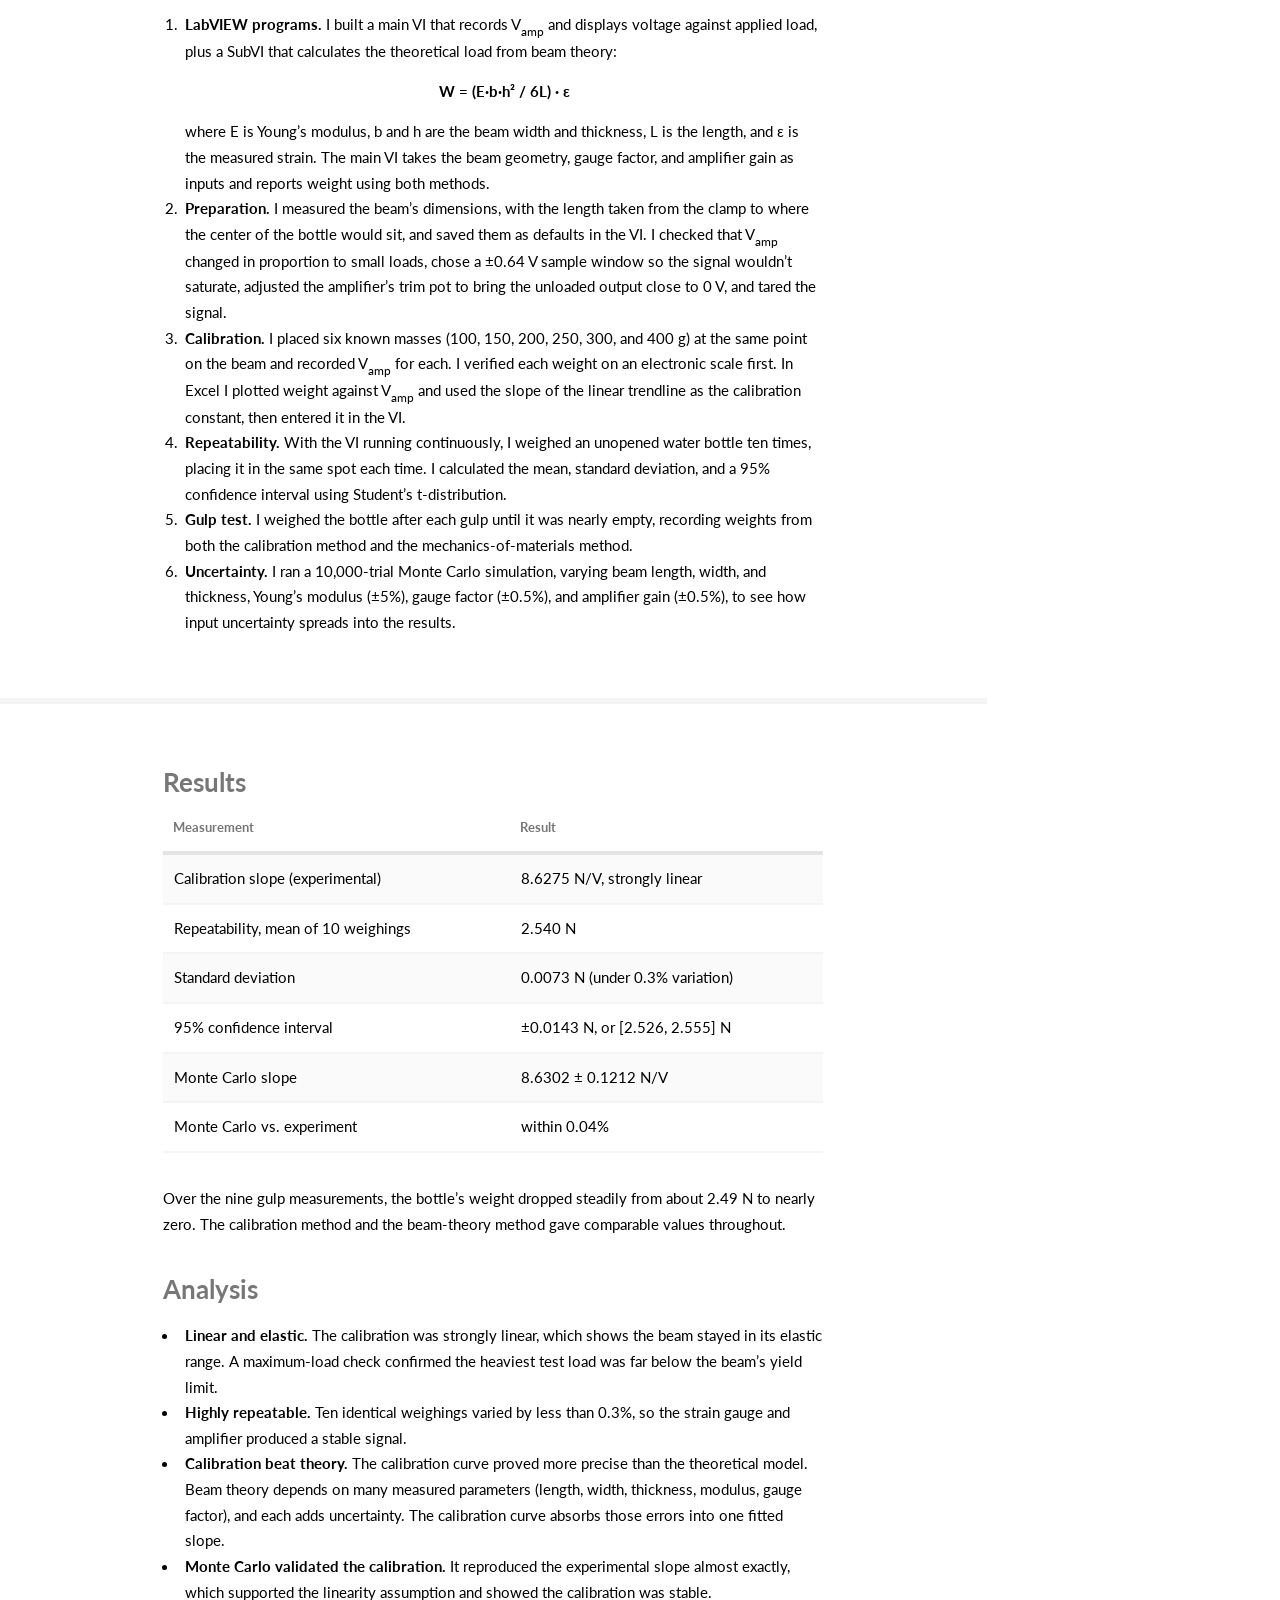
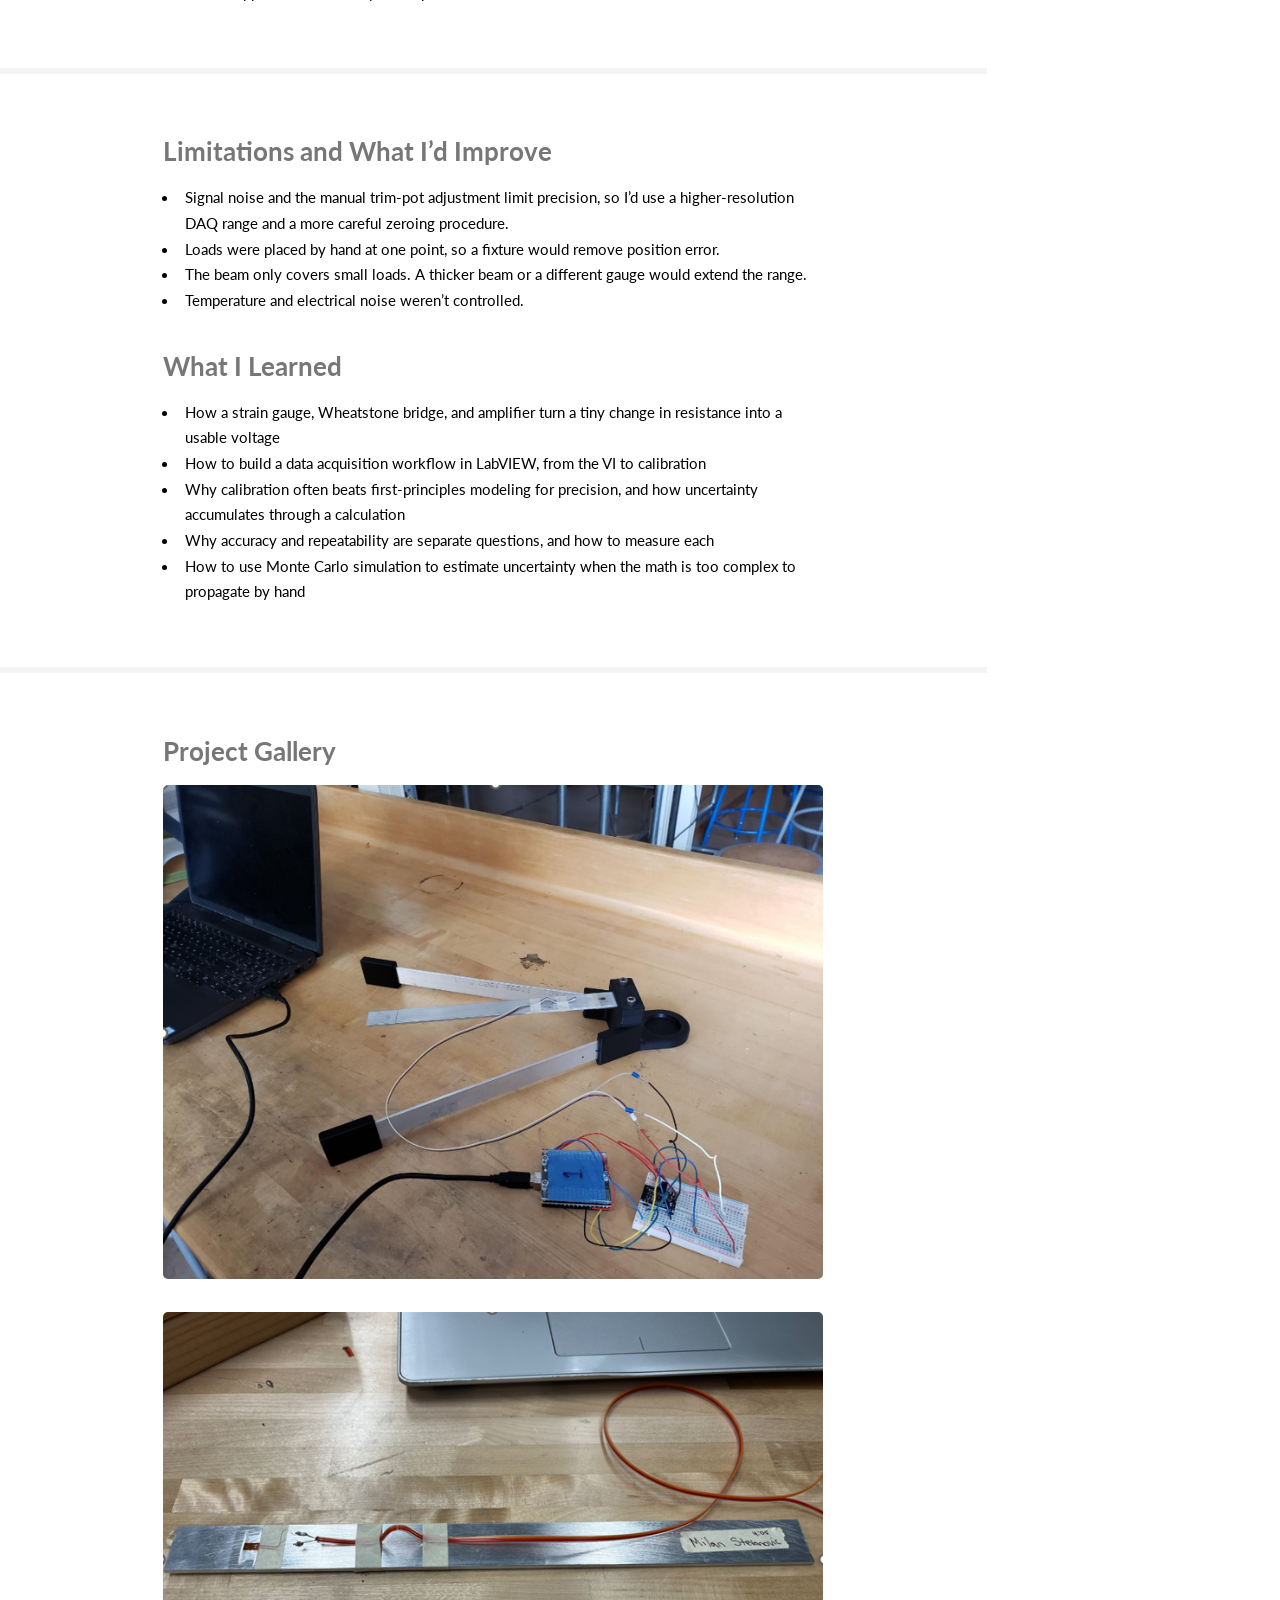
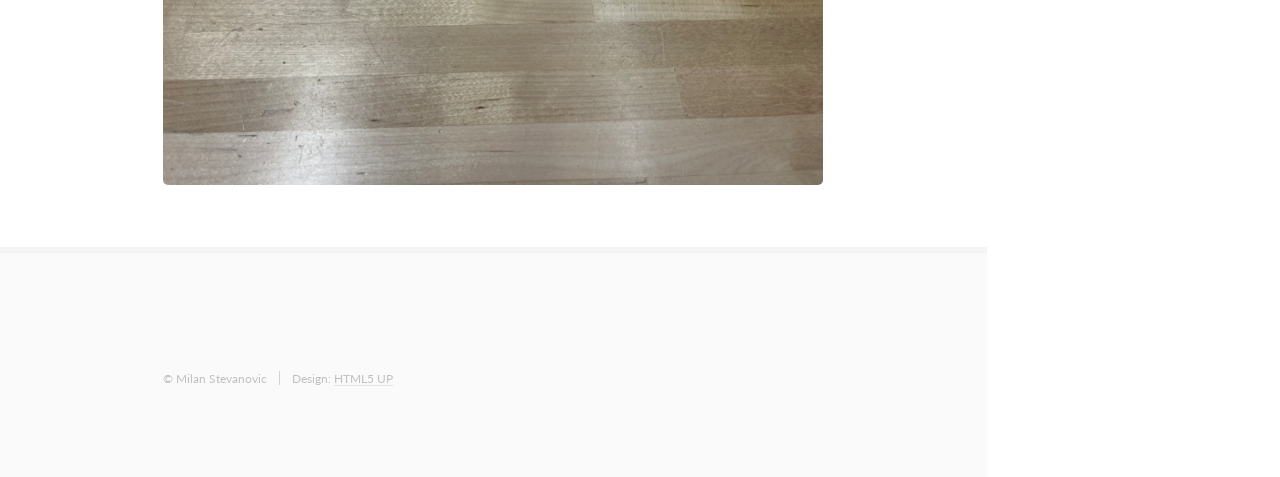
<file: cantilever-load-cell.html>
<!DOCTYPE HTML>
<html>
	<head>
		<title>Cantilever Beam Load Cell — Milan Stevanovic</title>
		<meta charset="utf-8" />
		<meta name="viewport" content="width=device-width, initial-scale=1, user-scalable=no" />
		<link rel="stylesheet" href="assets/css/main.css" />
		<noscript><link rel="stylesheet" href="assets/css/noscript.css" /></noscript>
	</head>
	<body class="is-preload">

		<!-- Wrapper -->
		<div id="wrapper">

			<!-- Header -->
			<section id="header">
				<header>
					<span class="image avatar"><img src="images/avatar.jpg" alt="" /></span>
					<h1 id="logo"><a href="index.html">Milan Stevanovic</a></h1>
					<p>Mechanical Engineering Student<br />
					University of Florida</p>
				</header>
				<nav id="nav">
					<ul>
						<li><a href="index.html#one">About</a></li>
						<li><a href="index.html#two">Skills</a></li>
						<li><a href="index.html#three">Projects</a></li>
						<li><a href="index.html#four">Contact</a></li>
					</ul>
				</nav>
				<footer>
					<ul class="icons">
						<li><a href="https://www.linkedin.com/in/milan-stevanovic-946974375/" class="icon brands fa-linkedin"><span class="label">LinkedIn</span></a></li>
						<li><a href="#" class="icon brands fa-github"><span class="label">Github</span></a></li>
						<li><a href="mailto:stevann.milan@gmail.com" class="icon solid fa-envelope"><span class="label">Email</span></a></li>
					</ul>
				</footer>
			</section>

			<!-- Main -->
			<div id="main">

				<!-- Title / Banner -->
				<section id="one">
					<!-- TODO: replace with your own banner image -->
					<div class="image main" data-position="center">
						<img src="images/mom_lab_pic.png" alt="Cantilever beam load cell" />
					</div>
					<div class="container">
						<header class="major">
							<h2>Cantilever Beam Load Cell</h2>
							<p>Calibration and uncertainty analysis of a strain-gauge scale,<br />
							built in LabVIEW and validated with Monte Carlo simulation.</p>
						</header>
						<p><a href="index.html#three">&larr; Back to Projects</a></p>
						<p>
							<strong>University of Florida</strong> | Dynamic Data Acquisition Lab | Fall 2025<br />
							<strong>Tools:</strong> LabVIEW, SADI 2.7 DAQ, strain gauge, Wheatstone bridge, Excel
						</p>
					</div>
				</section>

				<!-- Overview -->
				<section id="two">
					<div class="container">
						<h3>Overview</h3>
						<p>I turned a strain-gauge-instrumented aluminum cantilever beam into a calibrated weight scale, then measured how accurate, repeatable, and uncertain it was. I used the scale to weigh a water bottle ten times and again after each gulp, and compared two ways of converting the sensor signal into weight: an experimental calibration curve and a theoretical beam-bending model.</p>

						<h3>Objectives</h3>
						<ul>
							<li>Calibrate a strain-gauge beam scale so it converts voltage into weight</li>
							<li>Compare the calibration method against beam theory (strain, stress, geometry, material properties)</li>
							<li>Test repeatability and compute a 95% confidence interval</li>
							<li>Quantify measurement uncertainty with a Monte Carlo simulation</li>
						</ul>

						<h3>Setup</h3>
						<p>The beam is 6061-T6 aluminum, 0.25 m long, about 25.0 mm wide and 2.96 mm thick, with a modulus of 69 GPa. A strain gauge (gauge factor 2.0) is bonded near the clamped end, where bending stress is highest. It&rsquo;s wired in a quarter Wheatstone bridge with a 2.5 V excitation and an amplifier with a gain of 900. A SADI 2.7 DAQ sends the amplified voltage (V<sub>amp</sub>) into LabVIEW.</p>
					</div>
				</section>

				<!-- Method -->
				<section id="three">
					<div class="container">
						<h3>Method</h3>
						<ol>
							<li><strong>LabVIEW programs.</strong> I built a main VI that records V<sub>amp</sub> and displays voltage against applied load, plus a SubVI that calculates the theoretical load from beam theory:
								<p style="text-align:center; margin: 1em 0;"><strong>W = (E&middot;b&middot;h&sup2; / 6L) &middot; &epsilon;</strong></p>
								where E is Young&rsquo;s modulus, b and h are the beam width and thickness, L is the length, and &epsilon; is the measured strain. The main VI takes the beam geometry, gauge factor, and amplifier gain as inputs and reports weight using both methods.</li>
							<li><strong>Preparation.</strong> I measured the beam&rsquo;s dimensions, with the length taken from the clamp to where the center of the bottle would sit, and saved them as defaults in the VI. I checked that V<sub>amp</sub> changed in proportion to small loads, chose a &plusmn;0.64 V sample window so the signal wouldn&rsquo;t saturate, adjusted the amplifier&rsquo;s trim pot to bring the unloaded output close to 0 V, and tared the signal.</li>
							<li><strong>Calibration.</strong> I placed six known masses (100, 150, 200, 250, 300, and 400 g) at the same point on the beam and recorded V<sub>amp</sub> for each. I verified each weight on an electronic scale first. In Excel I plotted weight against V<sub>amp</sub> and used the slope of the linear trendline as the calibration constant, then entered it in the VI.</li>
							<li><strong>Repeatability.</strong> With the VI running continuously, I weighed an unopened water bottle ten times, placing it in the same spot each time. I calculated the mean, standard deviation, and a 95% confidence interval using Student&rsquo;s t-distribution.</li>
							<li><strong>Gulp test.</strong> I weighed the bottle after each gulp until it was nearly empty, recording weights from both the calibration method and the mechanics-of-materials method.</li>
							<li><strong>Uncertainty.</strong> I ran a 10,000-trial Monte Carlo simulation, varying beam length, width, and thickness, Young&rsquo;s modulus (&plusmn;5%), gauge factor (&plusmn;0.5%), and amplifier gain (&plusmn;0.5%), to see how input uncertainty spreads into the results.</li>
						</ol>
					</div>
				</section>

				<!-- Results -->
				<section id="four">
					<div class="container">
						<h3>Results</h3>
						<div class="table-wrapper">
							<table>
								<thead>
									<tr>
										<th>Measurement</th>
										<th>Result</th>
									</tr>
								</thead>
								<tbody>
									<tr><td>Calibration slope (experimental)</td><td>8.6275 N/V, strongly linear</td></tr>
									<tr><td>Repeatability, mean of 10 weighings</td><td>2.540 N</td></tr>
									<tr><td>Standard deviation</td><td>0.0073 N (under 0.3% variation)</td></tr>
									<tr><td>95% confidence interval</td><td>&plusmn;0.0143 N, or [2.526, 2.555] N</td></tr>
									<tr><td>Monte Carlo slope</td><td>8.6302 &plusmn; 0.1212 N/V</td></tr>
									<tr><td>Monte Carlo vs. experiment</td><td>within 0.04%</td></tr>
								</tbody>
							</table>
						</div>
						<p>Over the nine gulp measurements, the bottle&rsquo;s weight dropped steadily from about 2.49 N to nearly zero. The calibration method and the beam-theory method gave comparable values throughout.</p>

						<h3>Analysis</h3>
						<ul>
							<li><strong>Linear and elastic.</strong> The calibration was strongly linear, which shows the beam stayed in its elastic range. A maximum-load check confirmed the heaviest test load was far below the beam&rsquo;s yield limit.</li>
							<li><strong>Highly repeatable.</strong> Ten identical weighings varied by less than 0.3%, so the strain gauge and amplifier produced a stable signal.</li>
							<li><strong>Calibration beat theory.</strong> The calibration curve proved more precise than the theoretical model. Beam theory depends on many measured parameters (length, width, thickness, modulus, gauge factor), and each adds uncertainty. The calibration curve absorbs those errors into one fitted slope.</li>
							<li><strong>Monte Carlo validated the calibration.</strong> It reproduced the experimental slope almost exactly, which supported the linearity assumption and showed the calibration was stable.</li>
						</ul>
					</div>
				</section>

				<!-- Limitations and Learnings -->
				<section id="five">
					<div class="container">
						<h3>Limitations and What I&rsquo;d Improve</h3>
						<ul>
							<li>Signal noise and the manual trim-pot adjustment limit precision, so I&rsquo;d use a higher-resolution DAQ range and a more careful zeroing procedure.</li>
							<li>Loads were placed by hand at one point, so a fixture would remove position error.</li>
							<li>The beam only covers small loads. A thicker beam or a different gauge would extend the range.</li>
							<li>Temperature and electrical noise weren&rsquo;t controlled.</li>
						</ul>

						<h3>What I Learned</h3>
						<ul>
							<li>How a strain gauge, Wheatstone bridge, and amplifier turn a tiny change in resistance into a usable voltage</li>
							<li>How to build a data acquisition workflow in LabVIEW, from the VI to calibration</li>
							<li>Why calibration often beats first-principles modeling for precision, and how uncertainty accumulates through a calculation</li>
							<li>Why accuracy and repeatability are separate questions, and how to measure each</li>
							<li>How to use Monte Carlo simulation to estimate uncertainty when the math is too complex to propagate by hand</li>
						</ul>
					</div>
				</section>

								<!-- Gallery -->
				<section id="six">
					<div class="container">
						<h3>Project Gallery</h3>
						<p><span class="image fit"><img src="images/mom_lab_pic.png" alt="Lab setup" /></span></p>
						<p><span class="image fit"><img src="images/mom_lab_2.png" alt="Lab setup, second view" /></span></p>
					</div>
				</section>

				<!-- Footer -->
				<section id="footer">
					<div class="container">
						<ul class="copyright">
							<li>&copy; Milan Stevanovic</li><li>Design: <a href="http://html5up.net">HTML5 UP</a></li>
						</ul>
					</div>
				</section>

			</div>

		</div>

		<!-- Scripts -->
		<script src="assets/js/jquery.min.js"></script>
		<script src="assets/js/jquery.scrollex.min.js"></script>
		<script src="assets/js/jquery.scrolly.min.js"></script>
		<script src="assets/js/browser.min.js"></script>
		<script src="assets/js/breakpoints.min.js"></script>
		<script src="assets/js/util.js"></script>
		<script src="assets/js/main.js"></script>

	</body>
</html>
</file>
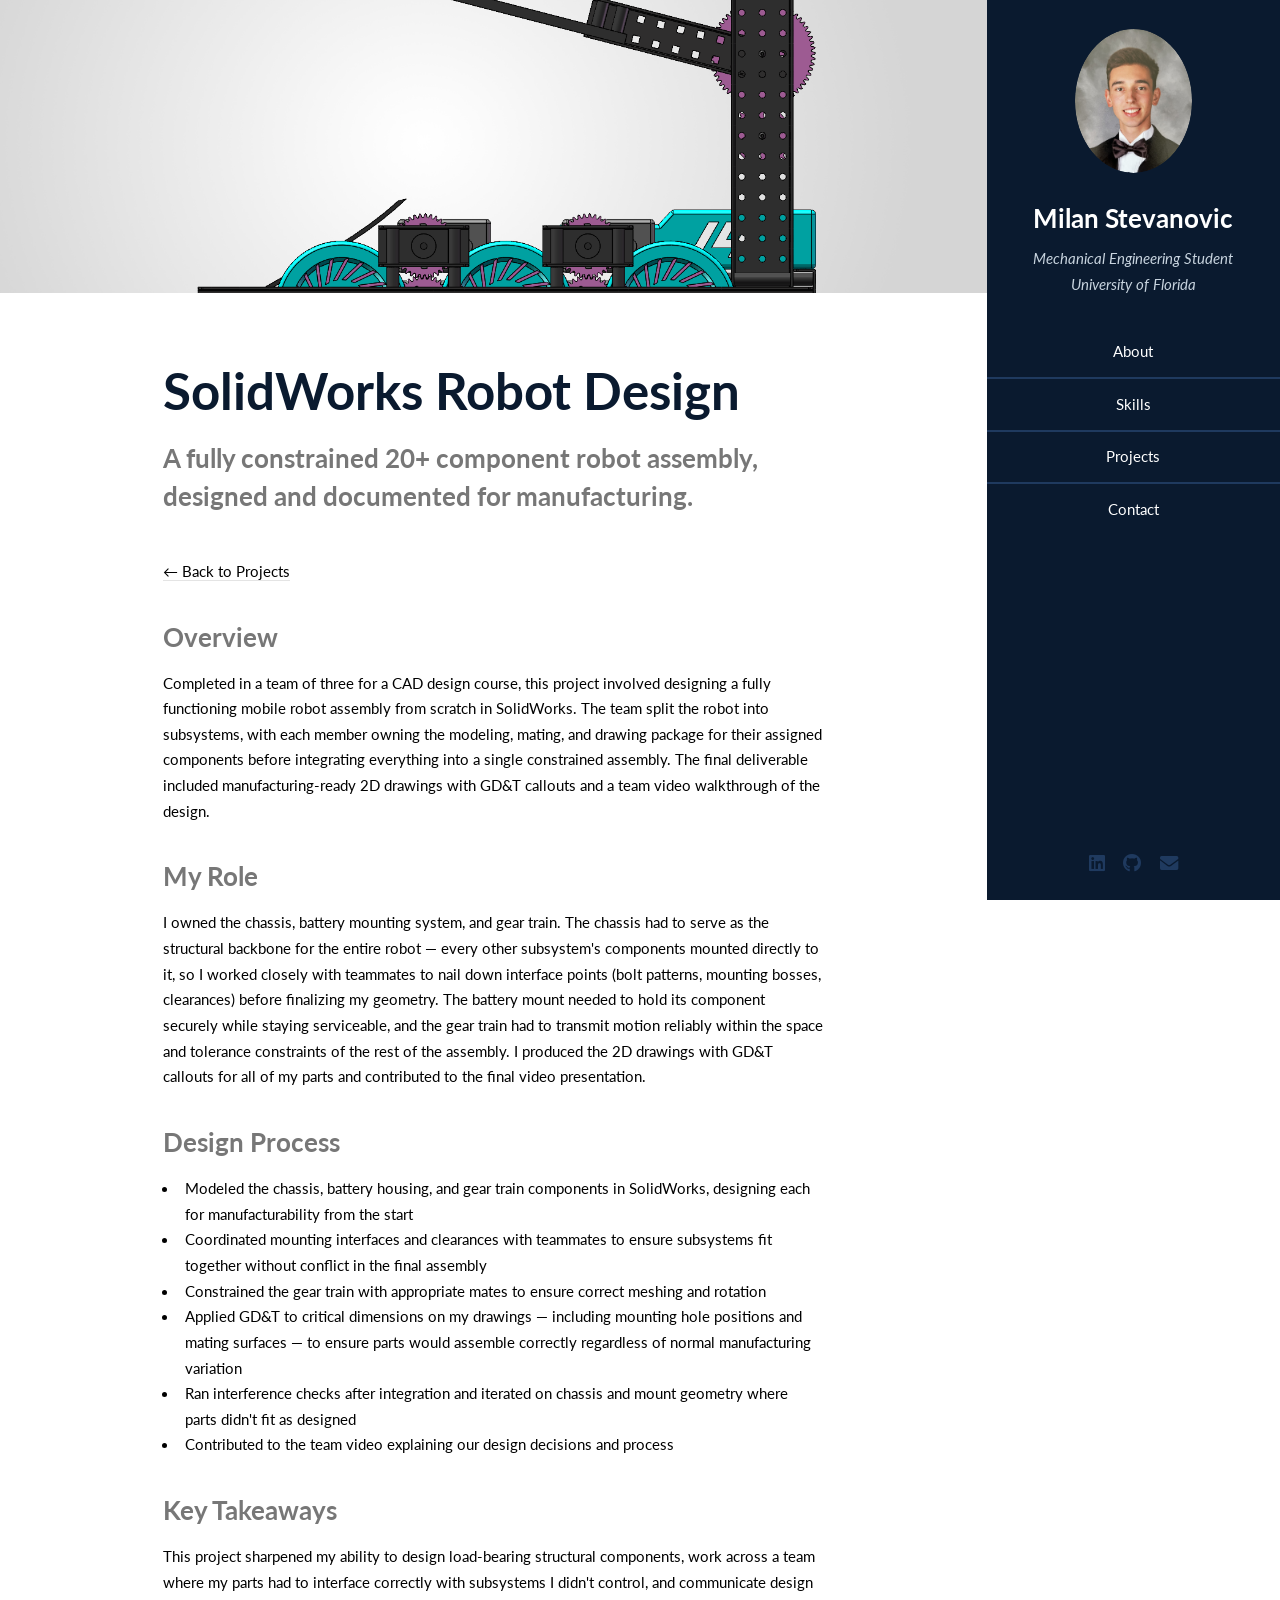
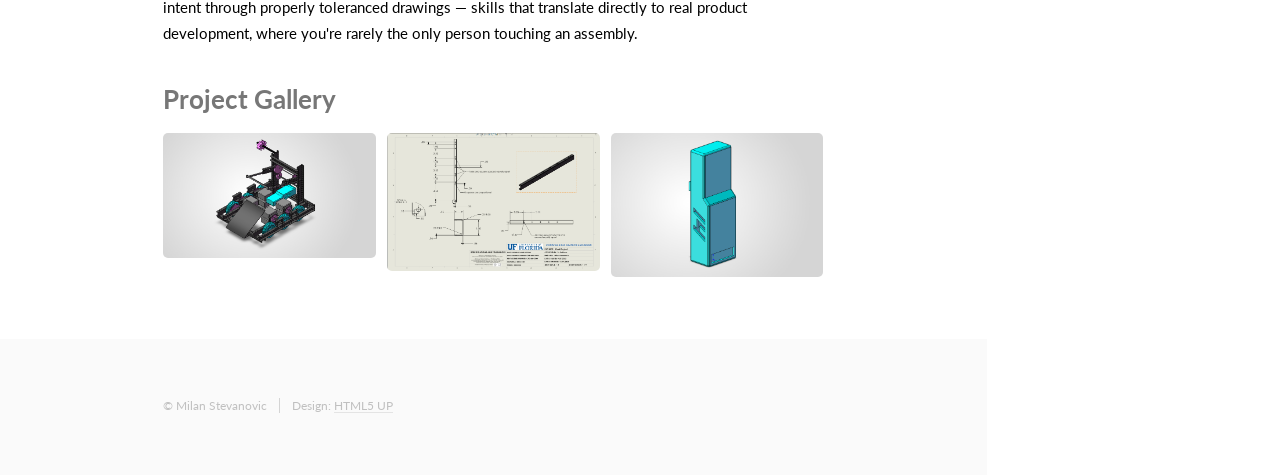
<file: solidworks-robot.html>
<!DOCTYPE HTML>
<html>
	<head>
		<title>SolidWorks Robot Design — Milan Stevanovic</title>
		<meta charset="utf-8" />
		<meta name="viewport" content="width=device-width, initial-scale=1, user-scalable=no" />
		<link rel="stylesheet" href="assets/css/main.css" />
	</head>
	<body class="is-preload">

		<!-- Header -->
			<section id="header">
				<header>
					<span class="image avatar"><img src="images/avatar.jpg" alt="" /></span>
					<h1 id="logo"><a href="index.html">Milan Stevanovic</a></h1>
					<p>Mechanical Engineering Student<br />
					University of Florida</p>
				</header>
				<nav id="nav">
					<ul>
						<li><a href="index.html#one">About</a></li>
						<li><a href="index.html#two">Skills</a></li>
						<li><a href="index.html#three">Projects</a></li>
						<li><a href="index.html#four">Contact</a></li>
					</ul>
				</nav>
				<footer>
					<ul class="icons">
						<li><a href="https://www.linkedin.com/in/milan-stevanovic-946974375/" class="icon brands fa-linkedin"><span class="label">LinkedIn</span></a></li>
						<li><a href="#" class="icon brands fa-github"><span class="label">Github</span></a></li>
						<li><a href="mailto:milan32256@gmail.com" class="icon solid fa-envelope"><span class="label">Email</span></a></li>
					</ul>
				</footer>
			</section>

		<!-- Wrapper -->
			<div id="wrapper">

				<!-- Main -->
					<div id="main">

						<!-- Project Header -->
							<section id="one">
								<div class="image main" data-position="center">
									<img src="images/robot3.png" alt="" />
								</div>
								<div class="container">
									<header class="major">
										<h2>SolidWorks Robot Design</h2>
										<p>A fully constrained 20+ component robot assembly,<br />
										designed and documented for manufacturing.</p>
									</header>

									<p><a href="index.html#three">&larr; Back to Projects</a></p>

									<h3>Overview</h3>
									<p>Completed in a team of three for a CAD design course, this project involved designing a fully functioning mobile robot assembly from scratch in SolidWorks. The team split the robot into subsystems, with each member owning the modeling, mating, and drawing package for their assigned components before integrating everything into a single constrained assembly. The final deliverable included manufacturing-ready 2D drawings with GD&T callouts and a team video walkthrough of the design.</p>

									<h3>My Role</h3>
									<p>I owned the chassis, battery mounting system, and gear train. The chassis had to serve as the structural backbone for the entire robot — every other subsystem's components mounted directly to it, so I worked closely with teammates to nail down interface points (bolt patterns, mounting bosses, clearances) before finalizing my geometry. The battery mount needed to hold its component securely while staying serviceable, and the gear train had to transmit motion reliably within the space and tolerance constraints of the rest of the assembly. I produced the 2D drawings with GD&T callouts for all of my parts and contributed to the final video presentation.</p>

									<h3>Design Process</h3>
									<ul>
										<li>Modeled the chassis, battery housing, and gear train components in SolidWorks, designing each for manufacturability from the start</li>
										<li>Coordinated mounting interfaces and clearances with teammates to ensure subsystems fit together without conflict in the final assembly</li>
										<li>Constrained the gear train with appropriate mates to ensure correct meshing and rotation</li>
										<li>Applied GD&T to critical dimensions on my drawings — including mounting hole positions and mating surfaces — to ensure parts would assemble correctly regardless of normal manufacturing variation</li>
										<li>Ran interference checks after integration and iterated on chassis and mount geometry where parts didn't fit as designed</li>
										<li>Contributed to the team video explaining our design decisions and process</li>
									</ul>

									<h3>Key Takeaways</h3>
									<p>This project sharpened my ability to design load-bearing structural components, work across a team where my parts had to interface correctly with subsystems I didn't control, and communicate design intent through properly toleranced drawings — skills that translate directly to real product development, where you're rarely the only person touching an assembly.</p>

									<h3>Project Gallery</h3>
<div class="box alt">
    <div class="row gtr-50 gtr-uniform">
        <div class="col-4"><span class="image fit"><img src="images/robot2.png" alt="SolidWorks Robot Design" /></span></div>
        <div class="col-4"><span class="image fit"><img src="images/robot4.png" alt="SolidWorks Robot Design" /></span></div>
        <div class="col-4"><span class="image fit"><img src="images/robot6.png" alt="SolidWorks Robot Design" /></span></div>
    </div>
</div>
									
								</div>
							</section>

					</div>

				<!-- Footer -->
					<section id="footer">
						<div class="container">
							<ul class="copyright">
								<li>&copy; Milan Stevanovic</li><li>Design: <a href="http://html5up.net">HTML5 UP</a></li>
							</ul>
						</div>
					</section>

			</div>

		<!-- Scripts -->
			<script src="assets/js/jquery.min.js"></script>
			<script src="assets/js/jquery.scrollex.min.js"></script>
			<script src="assets/js/jquery.scrolly.min.js"></script>
			<script src="assets/js/browser.min.js"></script>
			<script src="assets/js/breakpoints.min.js"></script>
			<script src="assets/js/util.js"></script>
			<script src="assets/js/main.js"></script>

	</body>
</html>
</file>
<file: assets/css/main.css>
@import url("fontawesome-all.min.css");
@import url("https://fonts.googleapis.com/css?family=Lato:400,400italic,700,700italic|Source+Code+Pro:400");

/*
	Read Only by HTML5 UP
	html5up.net | @ajlkn
	Free for personal and commercial use under the CCA 3.0 license (html5up.net/license)
*/

html, body, div, span, applet, object,
iframe, h1, h2, h3, h4, h5, h6, p, blockquote,
pre, a, abbr, acronym, address, big, cite,
code, del, dfn, em, img, ins, kbd, q, s, samp,
small, strike, strong, sub, sup, tt, var, b,
u, i, center, dl, dt, dd, ol, ul, li, fieldset,
form, label, legend, table, caption, tbody,
tfoot, thead, tr, th, td, article, aside,
canvas, details, embed, figure, figcaption,
footer, header, hgroup, menu, nav, output, ruby,
section, summary, time, mark, audio, video {
	margin: 0;
	padding: 0;
	border: 0;
	font-size: 100%;
	font: inherit;
	vertical-align: baseline;}

article, aside, details, figcaption, figure,
footer, header, hgroup, menu, nav, section {
	display: block;}

body {
	line-height: 1;
}

ol, ul {
	list-style: none;
}

blockquote, q {
	quotes: none;
}

	blockquote:before, blockquote:after, q:before, q:after {
		content: '';
		content: none;
	}

table {
	border-collapse: collapse;
	border-spacing: 0;
}

body {
	-webkit-text-size-adjust: none;
}

mark {
	background-color: transparent;
	color: inherit;
}

input::-moz-focus-inner {
	border: 0;
	padding: 0;
}

input, select, textarea {
	-moz-appearance: none;
	-webkit-appearance: none;
	-ms-appearance: none;
	appearance: none;
}

/* Basic */

	html {
		box-sizing: border-box;
	}

	*, *:before, *:after {
		box-sizing: inherit;
	}

	body {
		background: #fff;
	}

		body.is-preload *, body.is-preload *:before, body.is-preload *:after {
			-moz-animation: none !important;
			-webkit-animation: none !important;
			-ms-animation: none !important;
			animation: none !important;
			-moz-transition: none !important;
			-webkit-transition: none !important;
			-ms-transition: none !important;
			transition: none !important;
		}

	body, input, select, textarea {
		color: #000000;
		font-family: "Lato", sans-serif;
		font-size: 16pt;
		font-weight: 400;
		line-height: 1.75em;
	}

	a {
		-moz-transition: color 0.2s ease-in-out, border-color 0.2s ease-in-out;
		-webkit-transition: color 0.2s ease-in-out, border-color 0.2s ease-in-out;
		-ms-transition: color 0.2s ease-in-out, border-color 0.2s ease-in-out;
		transition: color 0.2s ease-in-out, border-color 0.2s ease-in-out;
		border-bottom: solid 1px #e4e4e4;
		color: inherit;
		text-decoration: none;
	}

		a:hover {
			border-bottom-color: transparent;
			color: #0A1A2F !important;
		}

	strong, b {
		color: #000000;
		font-weight: 700;
	}

	em, i {
		font-style: italic;
	}

	p {
		margin: 0 0 2.25em 0;
	}

	h1, h2, h3, h4, h5, h6 {
		color: #777;
		font-weight: 700;
		line-height: 1em;
		margin: 0 0 0.5625em 0;
	}

		h1 a, h2 a, h3 a, h4 a, h5 a, h6 a {
			border: 0;
			color: inherit;
			text-decoration: none;
		}

	h2 {
		font-size: 2em;
		line-height: 1.5em;
	}

	h3 {
		font-size: 1.75em;
		line-height: 1.5em;
	}

	h4 {
		font-size: 1.25em;
		line-height: 1.5em;
	}

	h5 {
		font-size: 0.9em;
		line-height: 1.5em;
	}

	h6 {
		font-size: 0.7em;
		line-height: 1.5em;
	}

	sub {
		font-size: 0.8em;
		position: relative;
		top: 0.5em;
	}

	sup {
		font-size: 0.8em;
		position: relative;
		top: -0.5em;
	}

	hr {
		border: 0;
		border-bottom: solid 2px #f4f4f4;
		margin: 2.25em 0;
	}

		hr.major {
			margin: 3.375em 0;
		}

	blockquote {
		border-left: solid 8px #e4e4e4;
		font-style: italic;
		margin: 0 0 2.25em 0;
		padding: 0.5em 0 0.5em 2em;
	}

	code {
		background: #555;
		border-radius: 5px;
		color: #fff;
		font-family: "Source Code Pro", monospace;
		font-size: 0.9em;
		margin: 0 0.25em;
		padding: 0.25em 0.65em;
	}

	pre {
		font-family: "Source Code Pro", monospace;
		font-size: 0.9em;
		margin: 0 0 2.25em 0;
	}

		pre code {
			-webkit-overflow-scrolling: touch;
			display: block;
			line-height: 1.5em;
			overflow-x: auto;
			padding: 1em 1.5em;
		}

	.align-left {
		text-align: left;
	}

	.align-center {
		text-align: center;
	}

	.align-right {
		text-align: right;
	}

/* Row */

	.row {
		display: flex;
		flex-wrap: wrap;
		box-sizing: border-box;
		align-items: stretch;
	}

		.row > * {
			box-sizing: border-box;
		}

		.row.gtr-uniform > * > :last-child {
			margin-bottom: 0;
		}

		.row.aln-left {
			justify-content: flex-start;
		}

		.row.aln-center {
			justify-content: center;
		}

		.row.aln-right {
			justify-content: flex-end;
		}

		.row.aln-top {
			align-items: flex-start;
		}

		.row.aln-middle {
			align-items: center;
		}

		.row.aln-bottom {
			align-items: flex-end;
		}

		.row > .imp {
			order: -1;
		}

		.row > .col-1 {
			width: 8.33333%;
		}

		.row > .off-1 {
			margin-left: 8.33333%;
		}

		.row > .col-2 {
			width: 16.66667%;
		}

		.row > .off-2 {
			margin-left: 16.66667%;
		}

		.row > .col-3 {
			width: 25%;
		}

		.row > .off-3 {
			margin-left: 25%;
		}

		.row > .col-4 {
			width: 33.33333%;
		}

		.row > .off-4 {
			margin-left: 33.33333%;
		}

		.row > .col-5 {
			width: 41.66667%;
		}

		.row > .off-5 {
			margin-left: 41.66667%;
		}

		.row > .col-6 {
			width: 50%;
		}

		.row > .off-6 {
			margin-left: 50%;
		}

		.row > .col-7 {
			width: 58.33333%;
		}

		.row > .off-7 {
			margin-left: 58.33333%;
		}

		.row > .col-8 {
			width: 66.66667%;
		}

		.row > .off-8 {
			margin-left: 66.66667%;
		}

		.row > .col-9 {
			width: 75%;
		}

		.row > .off-9 {
			margin-left: 75%;
		}

		.row > .col-10 {
			width: 83.33333%;
		}

		.row > .off-10 {
			margin-left: 83.33333%;
		}

		.row > .col-11 {
			width: 91.66667%;
		}

		.row > .off-11 {
			margin-left: 91.66667%;
		}

		.row > .col-12 {
			width: 100%;
		}

		.row > .off-12 {
			margin-left: 100%;
		}

		.row.gtr-0 {
			margin-top: 0;
			margin-left: 0em;
		}

			.row.gtr-0 > * {
				padding: 0 0 0 0em;
			}

			.row.gtr-0.gtr-uniform {
				margin-top: 0em;
			}

				.row.gtr-0.gtr-uniform > * {
					padding-top: 0em;
				}

		.row.gtr-25 {
			margin-top: 0;
			margin-left: -0.5em;
		}

			.row.gtr-25 > * {
				padding: 0 0 0 0.5em;
			}

			.row.gtr-25.gtr-uniform {
				margin-top: -0.5em;
			}

				.row.gtr-25.gtr-uniform > * {
					padding-top: 0.5em;
				}

		.row.gtr-50 {
			margin-top: 0;
			margin-left: -1em;
		}

			.row.gtr-50 > * {
				padding: 0 0 0 1em;
			}

			.row.gtr-50.gtr-uniform {
				margin-top: -1em;
			}

				.row.gtr-50.gtr-uniform > * {
					padding-top: 1em;
				}

		.row {
			margin-top: 0;
			margin-left: -2em;
		}

			.row > * {
				padding: 0 0 0 2em;
			}

			.row.gtr-uniform {
				margin-top: -2em;
			}

				.row.gtr-uniform > * {
					padding-top: 2em;
				}

		.row.gtr-150 {
			margin-top: 0;
			margin-left: -3em;
		}

			.row.gtr-150 > * {
				padding: 0 0 0 3em;
			}

			.row.gtr-150.gtr-uniform {
				margin-top: -3em;
			}

				.row.gtr-150.gtr-uniform > * {
					padding-top: 3em;
				}

		.row.gtr-200 {
			margin-top: 0;
			margin-left: -4em;
		}

			.row.gtr-200 > * {
				padding: 0 0 0 4em;
			}

			.row.gtr-200.gtr-uniform {
				margin-top: -4em;
			}

				.row.gtr-200.gtr-uniform > * {
					padding-top: 4em;
				}

		@media screen and (max-width: 1680px) {

			.row {
				display: flex;
				flex-wrap: wrap;
				box-sizing: border-box;
				align-items: stretch;
			}

				.row > * {
					box-sizing: border-box;
				}

				.row.gtr-uniform > * > :last-child {
					margin-bottom: 0;
				}

				.row.aln-left {
					justify-content: flex-start;
				}

				.row.aln-center {
					justify-content: center;
				}

				.row.aln-right {
					justify-content: flex-end;
				}

				.row.aln-top {
					align-items: flex-start;
				}

				.row.aln-middle {
					align-items: center;
				}

				.row.aln-bottom {
					align-items: flex-end;
				}

				.row > .imp-xlarge {
					order: -1;
				}

				.row > .col-1-xlarge {
					width: 8.33333%;
				}

				.row > .off-1-xlarge {
					margin-left: 8.33333%;
				}

				.row > .col-2-xlarge {
					width: 16.66667%;
				}

				.row > .off-2-xlarge {
					margin-left: 16.66667%;
				}

				.row > .col-3-xlarge {
					width: 25%;
				}

				.row > .off-3-xlarge {
					margin-left: 25%;
				}

				.row > .col-4-xlarge {
					width: 33.33333%;
				}

				.row > .off-4-xlarge {
					margin-left: 33.33333%;
				}

				.row > .col-5-xlarge {
					width: 41.66667%;
				}

				.row > .off-5-xlarge {
					margin-left: 41.66667%;
				}

				.row > .col-6-xlarge {
					width: 50%;
				}

				.row > .off-6-xlarge {
					margin-left: 50%;
				}

				.row > .col-7-xlarge {
					width: 58.33333%;
				}

				.row > .off-7-xlarge {
					margin-left: 58.33333%;
				}

				.row > .col-8-xlarge {
					width: 66.66667%;
				}

				.row > .off-8-xlarge {
					margin-left: 66.66667%;
				}

				.row > .col-9-xlarge {
					width: 75%;
				}

				.row > .off-9-xlarge {
					margin-left: 75%;
				}

				.row > .col-10-xlarge {
					width: 83.33333%;
				}

				.row > .off-10-xlarge {
					margin-left: 83.33333%;
				}

				.row > .col-11-xlarge {
					width: 91.66667%;
				}

				.row > .off-11-xlarge {
					margin-left: 91.66667%;
				}

				.row > .col-12-xlarge {
					width: 100%;
				}

				.row > .off-12-xlarge {
					margin-left: 100%;
				}

				.row.gtr-0 {
					margin-top: 0;
					margin-left: 0em;
				}

					.row.gtr-0 > * {
						padding: 0 0 0 0em;
					}

					.row.gtr-0.gtr-uniform {
						margin-top: 0em;
					}

						.row.gtr-0.gtr-uniform > * {
							padding-top: 0em;
						}

				.row.gtr-25 {
					margin-top: 0;
					margin-left: -0.5em;
				}

					.row.gtr-25 > * {
						padding: 0 0 0 0.5em;
					}

					.row.gtr-25.gtr-uniform {
						margin-top: -0.5em;
					}

						.row.gtr-25.gtr-uniform > * {
							padding-top: 0.5em;
						}

				.row.gtr-50 {
					margin-top: 0;
					margin-left: -1em;
				}

					.row.gtr-50 > * {
						padding: 0 0 0 1em;
					}

					.row.gtr-50.gtr-uniform {
						margin-top: -1em;
					}

						.row.gtr-50.gtr-uniform > * {
							padding-top: 1em;
						}

				.row {
					margin-top: 0;
					margin-left: -2em;
				}

					.row > * {
						padding: 0 0 0 2em;
					}

					.row.gtr-uniform {
						margin-top: -2em;
					}

						.row.gtr-uniform > * {
							padding-top: 2em;
						}

				.row.gtr-150 {
					margin-top: 0;
					margin-left: -3em;
				}

					.row.gtr-150 > * {
						padding: 0 0 0 3em;
					}

					.row.gtr-150.gtr-uniform {
						margin-top: -3em;
					}

						.row.gtr-150.gtr-uniform > * {
							padding-top: 3em;
						}

				.row.gtr-200 {
					margin-top: 0;
					margin-left: -4em;
				}

					.row.gtr-200 > * {
						padding: 0 0 0 4em;
					}

					.row.gtr-200.gtr-uniform {
						margin-top: -4em;
					}

						.row.gtr-200.gtr-uniform > * {
							padding-top: 4em;
						}

		}

		@media screen and (max-width: 1280px) {

			.row {
				display: flex;
				flex-wrap: wrap;
				box-sizing: border-box;
				align-items: stretch;
			}

				.row > * {
					box-sizing: border-box;
				}

				.row.gtr-uniform > * > :last-child {
					margin-bottom: 0;
				}

				.row.aln-left {
					justify-content: flex-start;
				}

				.row.aln-center {
					justify-content: center;
				}

				.row.aln-right {
					justify-content: flex-end;
				}

				.row.aln-top {
					align-items: flex-start;
				}

				.row.aln-middle {
					align-items: center;
				}

				.row.aln-bottom {
					align-items: flex-end;
				}

				.row > .imp-large {
					order: -1;
				}

				.row > .col-1-large {
					width: 8.33333%;
				}

				.row > .off-1-large {
					margin-left: 8.33333%;
				}

				.row > .col-2-large {
					width: 16.66667%;
				}

				.row > .off-2-large {
					margin-left: 16.66667%;
				}

				.row > .col-3-large {
					width: 25%;
				}

				.row > .off-3-large {
					margin-left: 25%;
				}

				.row > .col-4-large {
					width: 33.33333%;
				}

				.row > .off-4-large {
					margin-left: 33.33333%;
				}

				.row > .col-5-large {
					width: 41.66667%;
				}

				.row > .off-5-large {
					margin-left: 41.66667%;
				}

				.row > .col-6-large {
					width: 50%;
				}

				.row > .off-6-large {
					margin-left: 50%;
				}

				.row > .col-7-large {
					width: 58.33333%;
				}

				.row > .off-7-large {
					margin-left: 58.33333%;
				}

				.row > .col-8-large {
					width: 66.66667%;
				}

				.row > .off-8-large {
					margin-left: 66.66667%;
				}

				.row > .col-9-large {
					width: 75%;
				}

				.row > .off-9-large {
					margin-left: 75%;
				}

				.row > .col-10-large {
					width: 83.33333%;
				}

				.row > .off-10-large {
					margin-left: 83.33333%;
				}

				.row > .col-11-large {
					width: 91.66667%;
				}

				.row > .off-11-large {
					margin-left: 91.66667%;
				}

				.row > .col-12-large {
					width: 100%;
				}

				.row > .off-12-large {
					margin-left: 100%;
				}

				.row.gtr-0 {
					margin-top: 0;
					margin-left: 0em;
				}

					.row.gtr-0 > * {
						padding: 0 0 0 0em;
					}

					.row.gtr-0.gtr-uniform {
						margin-top: 0em;
					}

						.row.gtr-0.gtr-uniform > * {
							padding-top: 0em;
						}

				.row.gtr-25 {
					margin-top: 0;
					margin-left: -0.375em;
				}

					.row.gtr-25 > * {
						padding: 0 0 0 0.375em;
					}

					.row.gtr-25.gtr-uniform {
						margin-top: -0.375em;
					}

						.row.gtr-25.gtr-uniform > * {
							padding-top: 0.375em;
						}

				.row.gtr-50 {
					margin-top: 0;
					margin-left: -0.75em;
				}

					.row.gtr-50 > * {
						padding: 0 0 0 0.75em;
					}

					.row.gtr-50.gtr-uniform {
						margin-top: -0.75em;
					}

						.row.gtr-50.gtr-uniform > * {
							padding-top: 0.75em;
						}

				.row {
					margin-top: 0;
					margin-left: -1.5em;
				}

					.row > * {
						padding: 0 0 0 1.5em;
					}

					.row.gtr-uniform {
						margin-top: -1.5em;
					}

						.row.gtr-uniform > * {
							padding-top: 1.5em;
						}

				.row.gtr-150 {
					margin-top: 0;
					margin-left: -2.25em;
				}

					.row.gtr-150 > * {
						padding: 0 0 0 2.25em;
					}

					.row.gtr-150.gtr-uniform {
						margin-top: -2.25em;
					}

						.row.gtr-150.gtr-uniform > * {
							padding-top: 2.25em;
						}

				.row.gtr-200 {
					margin-top: 0;
					margin-left: -3em;
				}

					.row.gtr-200 > * {
						padding: 0 0 0 3em;
					}

					.row.gtr-200.gtr-uniform {
						margin-top: -3em;
					}

						.row.gtr-200.gtr-uniform > * {
							padding-top: 3em;
						}

		}

		@media screen and (max-width: 1024px) {

			.row {
				display: flex;
				flex-wrap: wrap;
				box-sizing: border-box;
				align-items: stretch;
			}

				.row > * {
					box-sizing: border-box;
				}

				.row.gtr-uniform > * > :last-child {
					margin-bottom: 0;
				}

				.row.aln-left {
					justify-content: flex-start;
				}

				.row.aln-center {
					justify-content: center;
				}

				.row.aln-right {
					justify-content: flex-end;
				}

				.row.aln-top {
					align-items: flex-start;
				}

				.row.aln-middle {
					align-items: center;
				}

				.row.aln-bottom {
					align-items: flex-end;
				}

				.row > .imp-medium {
					order: -1;
				}

				.row > .col-1-medium {
					width: 8.33333%;
				}

				.row > .off-1-medium {
					margin-left: 8.33333%;
				}

				.row > .col-2-medium {
					width: 16.66667%;
				}

				.row > .off-2-medium {
					margin-left: 16.66667%;
				}

				.row > .col-3-medium {
					width: 25%;
				}

				.row > .off-3-medium {
					margin-left: 25%;
				}

				.row > .col-4-medium {
					width: 33.33333%;
				}

				.row > .off-4-medium {
					margin-left: 33.33333%;
				}

				.row > .col-5-medium {
					width: 41.66667%;
				}

				.row > .off-5-medium {
					margin-left: 41.66667%;
				}

				.row > .col-6-medium {
					width: 50%;
				}

				.row > .off-6-medium {
					margin-left: 50%;
				}

				.row > .col-7-medium {
					width: 58.33333%;
				}

				.row > .off-7-medium {
					margin-left: 58.33333%;
				}

				.row > .col-8-medium {
					width: 66.66667%;
				}

				.row > .off-8-medium {
					margin-left: 66.66667%;
				}

				.row > .col-9-medium {
					width: 75%;
				}

				.row > .off-9-medium {
					margin-left: 75%;
				}

				.row > .col-10-medium {
					width: 83.33333%;
				}

				.row > .off-10-medium {
					margin-left: 83.33333%;
				}

				.row > .col-11-medium {
					width: 91.66667%;
				}

				.row > .off-11-medium {
					margin-left: 91.66667%;
				}

				.row > .col-12-medium {
					width: 100%;
				}

				.row > .off-12-medium {
					margin-left: 100%;
				}

				.row.gtr-0 {
					margin-top: 0;
					margin-left: 0em;
				}

					.row.gtr-0 > * {
						padding: 0 0 0 0em;
					}

					.row.gtr-0.gtr-uniform {
						margin-top: 0em;
					}

						.row.gtr-0.gtr-uniform > * {
							padding-top: 0em;
						}

				.row.gtr-25 {
					margin-top: 0;
					margin-left: -0.375em;
				}

					.row.gtr-25 > * {
						padding: 0 0 0 0.375em;
					}

					.row.gtr-25.gtr-uniform {
						margin-top: -0.375em;
					}

						.row.gtr-25.gtr-uniform > * {
							padding-top: 0.375em;
						}

				.row.gtr-50 {
					margin-top: 0;
					margin-left: -0.75em;
				}

					.row.gtr-50 > * {
						padding: 0 0 0 0.75em;
					}

					.row.gtr-50.gtr-uniform {
						margin-top: -0.75em;
					}

						.row.gtr-50.gtr-uniform > * {
							padding-top: 0.75em;
						}

				.row {
					margin-top: 0;
					margin-left: -1.5em;
				}

					.row > * {
						padding: 0 0 0 1.5em;
					}

					.row.gtr-uniform {
						margin-top: -1.5em;
					}

						.row.gtr-uniform > * {
							padding-top: 1.5em;
						}

				.row.gtr-150 {
					margin-top: 0;
					margin-left: -2.25em;
				}

					.row.gtr-150 > * {
						padding: 0 0 0 2.25em;
					}

					.row.gtr-150.gtr-uniform {
						margin-top: -2.25em;
					}

						.row.gtr-150.gtr-uniform > * {
							padding-top: 2.25em;
						}

				.row.gtr-200 {
					margin-top: 0;
					margin-left: -3em;
				}

					.row.gtr-200 > * {
						padding: 0 0 0 3em;
					}

					.row.gtr-200.gtr-uniform {
						margin-top: -3em;
					}

						.row.gtr-200.gtr-uniform > * {
							padding-top: 3em;
						}

		}

		@media screen and (max-width: 736px) {

			.row {
				display: flex;
				flex-wrap: wrap;
				box-sizing: border-box;
				align-items: stretch;
			}

				.row > * {
					box-sizing: border-box;
				}

				.row.gtr-uniform > * > :last-child {
					margin-bottom: 0;
				}

				.row.aln-left {
					justify-content: flex-start;
				}

				.row.aln-center {
					justify-content: center;
				}

				.row.aln-right {
					justify-content: flex-end;
				}

				.row.aln-top {
					align-items: flex-start;
				}

				.row.aln-middle {
					align-items: center;
				}

				.row.aln-bottom {
					align-items: flex-end;
				}

				.row > .imp-small {
					order: -1;
				}

				.row > .col-1-small {
					width: 8.33333%;
				}

				.row > .off-1-small {
					margin-left: 8.33333%;
				}

				.row > .col-2-small {
					width: 16.66667%;
				}

				.row > .off-2-small {
					margin-left: 16.66667%;
				}

				.row > .col-3-small {
					width: 25%;
				}

				.row > .off-3-small {
					margin-left: 25%;
				}

				.row > .col-4-small {
					width: 33.33333%;
				}

				.row > .off-4-small {
					margin-left: 33.33333%;
				}

				.row > .col-5-small {
					width: 41.66667%;
				}

				.row > .off-5-small {
					margin-left: 41.66667%;
				}

				.row > .col-6-small {
					width: 50%;
				}

				.row > .off-6-small {
					margin-left: 50%;
				}

				.row > .col-7-small {
					width: 58.33333%;
				}

				.row > .off-7-small {
					margin-left: 58.33333%;
				}

				.row > .col-8-small {
					width: 66.66667%;
				}

				.row > .off-8-small {
					margin-left: 66.66667%;
				}

				.row > .col-9-small {
					width: 75%;
				}

				.row > .off-9-small {
					margin-left: 75%;
				}

				.row > .col-10-small {
					width: 83.33333%;
				}

				.row > .off-10-small {
					margin-left: 83.33333%;
				}

				.row > .col-11-small {
					width: 91.66667%;
				}

				.row > .off-11-small {
					margin-left: 91.66667%;
				}

				.row > .col-12-small {
					width: 100%;
				}

				.row > .off-12-small {
					margin-left: 100%;
				}

				.row.gtr-0 {
					margin-top: 0;
					margin-left: 0em;
				}

					.row.gtr-0 > * {
						padding: 0 0 0 0em;
					}

					.row.gtr-0.gtr-uniform {
						margin-top: 0em;
					}

						.row.gtr-0.gtr-uniform > * {
							padding-top: 0em;
						}

				.row.gtr-25 {
					margin-top: 0;
					margin-left: -0.3125em;
				}

					.row.gtr-25 > * {
						padding: 0 0 0 0.3125em;
					}

					.row.gtr-25.gtr-uniform {
						margin-top: -0.3125em;
					}

						.row.gtr-25.gtr-uniform > * {
							padding-top: 0.3125em;
						}

				.row.gtr-50 {
					margin-top: 0;
					margin-left: -0.625em;
				}

					.row.gtr-50 > * {
						padding: 0 0 0 0.625em;
					}

					.row.gtr-50.gtr-uniform {
						margin-top: -0.625em;
					}

						.row.gtr-50.gtr-uniform > * {
							padding-top: 0.625em;
						}

				.row {
					margin-top: 0;
					margin-left: -1.25em;
				}

					.row > * {
						padding: 0 0 0 1.25em;
					}

					.row.gtr-uniform {
						margin-top: -1.25em;
					}

						.row.gtr-uniform > * {
							padding-top: 1.25em;
						}

				.row.gtr-150 {
					margin-top: 0;
					margin-left: -1.875em;
				}

					.row.gtr-150 > * {
						padding: 0 0 0 1.875em;
					}

					.row.gtr-150.gtr-uniform {
						margin-top: -1.875em;
					}

						.row.gtr-150.gtr-uniform > * {
							padding-top: 1.875em;
						}

				.row.gtr-200 {
					margin-top: 0;
					margin-left: -2.5em;
				}

					.row.gtr-200 > * {
						padding: 0 0 0 2.5em;
					}

					.row.gtr-200.gtr-uniform {
						margin-top: -2.5em;
					}

						.row.gtr-200.gtr-uniform > * {
							padding-top: 2.5em;
						}

		}

		@media screen and (max-width: 480px) {

			.row {
				display: flex;
				flex-wrap: wrap;
				box-sizing: border-box;
				align-items: stretch;
			}

				.row > * {
					box-sizing: border-box;
				}

				.row.gtr-uniform > * > :last-child {
					margin-bottom: 0;
				}

				.row.aln-left {
					justify-content: flex-start;
				}

				.row.aln-center {
					justify-content: center;
				}

				.row.aln-right {
					justify-content: flex-end;
				}

				.row.aln-top {
					align-items: flex-start;
				}

				.row.aln-middle {
					align-items: center;
				}

				.row.aln-bottom {
					align-items: flex-end;
				}

				.row > .imp-xsmall {
					order: -1;
				}

				.row > .col-1-xsmall {
					width: 8.33333%;
				}

				.row > .off-1-xsmall {
					margin-left: 8.33333%;
				}

				.row > .col-2-xsmall {
					width: 16.66667%;
				}

				.row > .off-2-xsmall {
					margin-left: 16.66667%;
				}

				.row > .col-3-xsmall {
					width: 25%;
				}

				.row > .off-3-xsmall {
					margin-left: 25%;
				}

				.row > .col-4-xsmall {
					width: 33.33333%;
				}

				.row > .off-4-xsmall {
					margin-left: 33.33333%;
				}

				.row > .col-5-xsmall {
					width: 41.66667%;
				}

				.row > .off-5-xsmall {
					margin-left: 41.66667%;
				}

				.row > .col-6-xsmall {
					width: 50%;
				}

				.row > .off-6-xsmall {
					margin-left: 50%;
				}

				.row > .col-7-xsmall {
					width: 58.33333%;
				}

				.row > .off-7-xsmall {
					margin-left: 58.33333%;
				}

				.row > .col-8-xsmall {
					width: 66.66667%;
				}

				.row > .off-8-xsmall {
					margin-left: 66.66667%;
				}

				.row > .col-9-xsmall {
					width: 75%;
				}

				.row > .off-9-xsmall {
					margin-left: 75%;
				}

				.row > .col-10-xsmall {
					width: 83.33333%;
				}

				.row > .off-10-xsmall {
					margin-left: 83.33333%;
				}

				.row > .col-11-xsmall {
					width: 91.66667%;
				}

				.row > .off-11-xsmall {
					margin-left: 91.66667%;
				}

				.row > .col-12-xsmall {
					width: 100%;
				}

				.row > .off-12-xsmall {
					margin-left: 100%;
				}

				.row.gtr-0 {
					margin-top: 0;
					margin-left: 0em;
				}

					.row.gtr-0 > * {
						padding: 0 0 0 0em;
					}

					.row.gtr-0.gtr-uniform {
						margin-top: 0em;
					}

						.row.gtr-0.gtr-uniform > * {
							padding-top: 0em;
						}

				.row.gtr-25 {
					margin-top: 0;
					margin-left: -0.3125em;
				}

					.row.gtr-25 > * {
						padding: 0 0 0 0.3125em;
					}

					.row.gtr-25.gtr-uniform {
						margin-top: -0.3125em;
					}

						.row.gtr-25.gtr-uniform > * {
							padding-top: 0.3125em;
						}

				.row.gtr-50 {
					margin-top: 0;
					margin-left: -0.625em;
				}

					.row.gtr-50 > * {
						padding: 0 0 0 0.625em;
					}

					.row.gtr-50.gtr-uniform {
						margin-top: -0.625em;
					}

						.row.gtr-50.gtr-uniform > * {
							padding-top: 0.625em;
						}

				.row {
					margin-top: 0;
					margin-left: -1.25em;
				}

					.row > * {
						padding: 0 0 0 1.25em;
					}

					.row.gtr-uniform {
						margin-top: -1.25em;
					}

						.row.gtr-uniform > * {
							padding-top: 1.25em;
						}

				.row.gtr-150 {
					margin-top: 0;
					margin-left: -1.875em;
				}

					.row.gtr-150 > * {
						padding: 0 0 0 1.875em;
					}

					.row.gtr-150.gtr-uniform {
						margin-top: -1.875em;
					}

						.row.gtr-150.gtr-uniform > * {
							padding-top: 1.875em;
						}

				.row.gtr-200 {
					margin-top: 0;
					margin-left: -2.5em;
				}

					.row.gtr-200 > * {
						padding: 0 0 0 2.5em;
					}

					.row.gtr-200.gtr-uniform {
						margin-top: -2.5em;
					}

						.row.gtr-200.gtr-uniform > * {
							padding-top: 2.5em;
						}

		}

/* Container */

	.container {
		margin: 0 auto;
		max-width: calc(100% - 4.5em);
		width: 45em;
	}

		.container.xsmall {
			width: 11.25em;
		}

		.container.small {
			width: 22.5em;
		}

		.container.medium {
			width: 33.75em;
		}

		.container.large {
			width: 56.25em;
		}

		.container.xlarge {
			width: 67.5em;
		}

		.container.max {
			width: 100%;
		}

		@media screen and (max-width: 1024px) {

			.container {
				width: 100% !important;
			}

		}

		@media screen and (max-width: 480px) {

			.container {
				max-width: calc(100% - 3.375em);
			}

		}

/* Section/Article */

	section.special, article.special {
		text-align: center;
	}

	header p {
		color: #aaa;
		position: relative;
		margin: 0 0 1.6875em 0;
	}

	header h2 + p {
		font-size: 1.25em;
		margin-top: -0.5em;
		line-height: 1.5em;
	}

	header h3 + p {
		font-size: 1.1em;
		margin-top: -0.35em;
		line-height: 1.5em;
	}

	header h4 + p,
	header h5 + p,
	header h6 + p {
		font-size: 0.9em;
		margin-top: -0.25em;
		line-height: 1.5em;
	}

	header.major h2 {
		color: #0A1A2F;
		font-size: 3.5em;
	}

		header.major h2 + p {
			color: #777;
			font-size: 1.75em;
			font-weight: 700;
			margin-top: -0.75em;
		}

/* Form */

	form {
		margin: 0 0 2.25em 0;
	}

	label {
		color: #777;
		display: block;
		font-size: 0.9em;
		font-weight: 700;
		margin: 0 0 1.125em 0;
	}

	input::-moz-focus-inner {
		border: 0;
		padding: 0;
	}

	input[type="text"],
	input[type="password"],
	input[type="email"],
	select,
	textarea {
		-moz-appearance: none;
		-webkit-appearance: none;
		-ms-appearance: none;
		appearance: none;
		border-radius: 5px;
		border: none;
		border: solid 2px #e4e4e4;
		color: inherit;
		display: block;
		outline: 0;
		padding: 0 1em;
		text-decoration: none;
		width: 100%;
	}

		input[type="text"]:invalid,
		input[type="password"]:invalid,
		input[type="email"]:invalid,
		select:invalid,
		textarea:invalid {
			box-shadow: none;
		}

		input[type="text"]:focus,
		input[type="password"]:focus,
		input[type="email"]:focus,
		select:focus,
		textarea:focus {
			border-color: #0A1A2F;
		}

	select {
		background-image: url("data:image/svg+xml;charset=utf8,%3Csvg xmlns='http://www.w3.org/2000/svg' width='40' height='40' preserveAspectRatio='none' viewBox='0 0 40 40'%3E%3Cpath d='M9.4,12.3l10.4,10.4l10.4-10.4c0.2-0.2,0.5-0.4,0.9-0.4c0.3,0,0.6,0.1,0.9,0.4l3.3,3.3c0.2,0.2,0.4,0.5,0.4,0.9 c0,0.4-0.1,0.6-0.4,0.9L20.7,31.9c-0.2,0.2-0.5,0.4-0.9,0.4c-0.3,0-0.6-0.1-0.9-0.4L4.3,17.3c-0.2-0.2-0.4-0.5-0.4-0.9 c0-0.4,0.1-0.6,0.4-0.9l3.3-3.3c0.2-0.2,0.5-0.4,0.9-0.4S9.1,12.1,9.4,12.3z' fill='%23e4e4e4' /%3E%3C/svg%3E");
		background-size: 1.25em;
		background-repeat: no-repeat;
		background-position: calc(100% - 1em) center;
		height: 2.75em;
		padding-right: 2.75em;
		text-overflow: ellipsis;
	}

		select option {
			color: #777;
			background: #fff;
		}

		select:focus::-ms-value {
			background-color: transparent;
		}

		select::-ms-expand {
			display: none;
		}

	input[type="text"],
	input[type="password"],
	input[type="email"],
	select {
		height: 2.75em;
	}

	textarea {
		padding: 0.75em 1em;
	}

	input[type="checkbox"],
	input[type="radio"] {
		-moz-appearance: none;
		-webkit-appearance: none;
		-ms-appearance: none;
		appearance: none;
		display: block;
		float: left;
		margin-right: -2em;
		opacity: 0;
		width: 1em;
		z-index: -1;
	}

		input[type="checkbox"] + label,
		input[type="radio"] + label {
			text-decoration: none;
			color: #888;
			cursor: pointer;
			display: inline-block;
			font-size: 1em;
			font-weight: 400;
			padding-left: 2.4em;
			padding-right: 0.75em;
			position: relative;
		}

			input[type="checkbox"] + label:before,
			input[type="radio"] + label:before {
				-moz-osx-font-smoothing: grayscale;
				-webkit-font-smoothing: antialiased;
				display: inline-block;
				font-style: normal;
				font-variant: normal;
				text-rendering: auto;
				line-height: 1;
				text-transform: none !important;
				font-family: 'Font Awesome 5 Free';
				font-weight: 900;
			}

			input[type="checkbox"] + label:before,
			input[type="radio"] + label:before {
				background: #fafafa;
				border-radius: 5px;
				border: solid 2px #e4e4e4;
				content: '';
				display: inline-block;
				font-size: 0.8em;
				height: 2.0625em;
				left: 0;
				line-height: 2.0625em;
				position: absolute;
				text-align: center;
				top: 0;
				width: 2.0625em;
			}

		input[type="checkbox"]:checked + label:before,
		input[type="radio"]:checked + label:before {
			background: #989898;
			border-color: #989898;
			color: #ffffff;
			content: '\f00c';
		}

		input[type="checkbox"]:focus + label:before,
		input[type="radio"]:focus + label:before {
			border-color: #0A1A2F;
		}

	input[type="checkbox"] + label:before {
		border-radius: 5px;
	}

	input[type="radio"] + label:before {
		border-radius: 100%;
	}

	::-webkit-input-placeholder {
		color: #aaa !important;
		font-style: italic;
		opacity: 1.0;
	}

	:-moz-placeholder {
		color: #aaa !important;
		font-style: italic;
		opacity: 1.0;
	}

	::-moz-placeholder {
		color: #aaa !important;
		font-style: italic;
		opacity: 1.0;
	}

	:-ms-input-placeholder {
		color: #aaa !important;
		font-style: italic;
		opacity: 1.0;
	}

/* Box */

	.box {
		border-radius: 5px;
		border: solid 2px #e4e4e4;
		margin-bottom: 2.25em;
		padding: 1.5em;
	}

		.box > :last-child,
		.box > :last-child > :last-child,
		.box > :last-child > :last-child > :last-child {
			margin-bottom: 0;
		}

		.box.alt {
			border: 0;
			border-radius: 0;
			padding: 0;
		}

/* Icon */

	.icon {
		text-decoration: none;
		border-bottom: none;
		position: relative;
	}

		.icon:before {
			-moz-osx-font-smoothing: grayscale;
			-webkit-font-smoothing: antialiased;
			display: inline-block;
			font-style: normal;
			font-variant: normal;
			text-rendering: auto;
			line-height: 1;
			text-transform: none !important;
			font-family: 'Font Awesome 5 Free';
			font-weight: 400;
		}

		.icon > .label {
			display: none;
		}

		.icon:before {
			line-height: inherit;
		}

		.icon.solid:before {
			font-weight: 900;
		}

		.icon.brands:before {
			font-family: 'Font Awesome 5 Brands';
		}

/* Image */

	.image {
		border-radius: 5px;
		border: 0;
		display: inline-block;
		position: relative;
	}

		.image[data-position] img {
			-moz-object-fit: cover;
			-webkit-object-fit: cover;
			-ms-object-fit: cover;
			object-fit: cover;
			display: block;
			position: absolute;
			top: 0;
			left: 0;
			width: 100%;
			height: 100%;
		}

		.image[data-position="top left"] img {
			-moz-object-position: top left;
			-webkit-object-position: top left;
			-ms-object-position: top left;
			object-position: top left;
		}

		.image[data-position="top"] img {
			-moz-object-position: top;
			-webkit-object-position: top;
			-ms-object-position: top;
			object-position: top;
		}

		.image[data-position="top right"] img {
			-moz-object-position: top right;
			-webkit-object-position: top right;
			-ms-object-position: top right;
			object-position: top right;
		}

		.image[data-position="right"] img {
			-moz-object-position: right;
			-webkit-object-position: right;
			-ms-object-position: right;
			object-position: right;
		}

		.image[data-position="bottom right"] img {
			-moz-object-position: bottom right;
			-webkit-object-position: bottom right;
			-ms-object-position: bottom right;
			object-position: bottom right;
		}

		.image[data-position="bottom"] img {
			-moz-object-position: bottom;
			-webkit-object-position: bottom;
			-ms-object-position: bottom;
			object-position: bottom;
		}

		.image[data-position="bottom left"] img {
			-moz-object-position: bottom left;
			-webkit-object-position: bottom left;
			-ms-object-position: bottom left;
			object-position: bottom left;
		}

		.image[data-position="left"] img {
			-moz-object-position: left;
			-webkit-object-position: left;
			-ms-object-position: left;
			object-position: left;
		}

		.image[data-position="center"] img {
			-moz-object-position: center;
			-webkit-object-position: center;
			-ms-object-position: center;
			object-position: center;
		}

		.image[data-position="25% 25%"] img {
			-moz-object-position: 25% 25%;
			-webkit-object-position: 25% 25%;
			-ms-object-position: 25% 25%;
			object-position: 25% 25%;
		}

		.image[data-position="75% 25%"] img {
			-moz-object-position: 75% 25%;
			-webkit-object-position: 75% 25%;
			-ms-object-position: 75% 25%;
			object-position: 75% 25%;
		}

		.image[data-position="75% 75%"] img {
			-moz-object-position: 75% 75%;
			-webkit-object-position: 75% 75%;
			-ms-object-position: 75% 75%;
			object-position: 75% 75%;
		}

		.image[data-position="25% 75%"] img {
			-moz-object-position: 25% 75%;
			-webkit-object-position: 25% 75%;
			-ms-object-position: 25% 75%;
			object-position: 25% 75%;
		}

		.image img {
			border-radius: 5px;
			display: block;
		}

		.image.left {
			float: left;
			margin: 0 2.5em 2em 0;
			top: 0.25em;
		}

		.image.right {
			float: right;
			margin: 0 0 2em 2.5em;
			top: 0.25em;
		}

		.image.fit {
			display: block;
			margin: 0 0 2.25em 0;
			width: 100%;
		}

			.image.fit img {
				display: block;
				width: 100%;
			}

		.image.avatar {
			border-radius: 100%;
			overflow: hidden;
		}

			.image.avatar img {
				border-radius: 100%;
				display: block;
				width: 100%;
			}

		.image.main {
			display: block;
			height: 20em;
			border-radius: 0;
		}

			.image.main img {
				border-radius: 0;
			}

/* List */

	ol {
		list-style: decimal;
		margin: 0 0 2.25em 0;
		padding-left: 1.25em;
	}

		ol li {
			padding-left: 0.25em;
		}

	ul {
		list-style: disc;
		margin: 0 0 2.25em 0;
		padding-left: 1em;
	}

		ul li {
			padding-left: 0.5em;
		}

		ul.alt {
			list-style: none;
			padding-left: 0;
		}

			ul.alt li {
				border-top: solid 2px #f4f4f4;
				padding: 0.5em 0;
			}

				ul.alt li:first-child {
					border-top: 0;
					padding-top: 0;
				}

	dl {
		margin: 0 0 2.25em 0;
	}

/* Actions */

	ul.actions {
		display: -moz-flex;
		display: -webkit-flex;
		display: -ms-flex;
		display: flex;
		cursor: default;
		list-style: none;
		margin-left: -1.125em;
		padding-left: 0;
	}

		ul.actions li {
			padding: 0 0 0 1.125em;
			vertical-align: middle;
		}

		ul.actions.special {
			-moz-justify-content: center;
			-webkit-justify-content: center;
			-ms-justify-content: center;
			justify-content: center;
			width: 100%;
			margin-left: 0;
		}

			ul.actions.special li:first-child {
				padding-left: 0;
			}

		ul.actions.stacked {
			-moz-flex-direction: column;
			-webkit-flex-direction: column;
			-ms-flex-direction: column;
			flex-direction: column;
			margin-left: 0;
		}

			ul.actions.stacked li {
				padding: 1.125em 0 0 0;
			}

				ul.actions.stacked li:first-child {
					padding-top: 0;
				}

		ul.actions.fit {
			width: calc(100% + 1.125em);
		}

			ul.actions.fit li {
				-moz-flex-grow: 1;
				-webkit-flex-grow: 1;
				-ms-flex-grow: 1;
				flex-grow: 1;
				-moz-flex-shrink: 1;
				-webkit-flex-shrink: 1;
				-ms-flex-shrink: 1;
				flex-shrink: 1;
				width: 100%;
			}

				ul.actions.fit li > * {
					width: 100%;
				}

			ul.actions.fit.stacked {
				width: 100%;
			}

		@media screen and (max-width: 480px) {

			ul.actions:not(.fixed) {
				-moz-flex-direction: column;
				-webkit-flex-direction: column;
				-ms-flex-direction: column;
				flex-direction: column;
				margin-left: 0;
				width: 100% !important;
			}

				ul.actions:not(.fixed) li {
					-moz-flex-grow: 1;
					-webkit-flex-grow: 1;
					-ms-flex-grow: 1;
					flex-grow: 1;
					-moz-flex-shrink: 1;
					-webkit-flex-shrink: 1;
					-ms-flex-shrink: 1;
					flex-shrink: 1;
					padding: 1.125em 0 0 0;
					text-align: center;
					width: 100%;
				}

					ul.actions:not(.fixed) li > * {
						width: 100%;
					}

					ul.actions:not(.fixed) li:first-child {
						padding-top: 0;
					}

					ul.actions:not(.fixed) li input[type="submit"],
					ul.actions:not(.fixed) li input[type="reset"],
					ul.actions:not(.fixed) li input[type="button"],
					ul.actions:not(.fixed) li button,
					ul.actions:not(.fixed) li .button {
						width: 100%;
					}

						ul.actions:not(.fixed) li input[type="submit"].icon:before,
						ul.actions:not(.fixed) li input[type="reset"].icon:before,
						ul.actions:not(.fixed) li input[type="button"].icon:before,
						ul.actions:not(.fixed) li button.icon:before,
						ul.actions:not(.fixed) li .button.icon:before {
							margin-left: -0.5rem;
						}

		}

/* Feature Icons */

	ul.feature-icons {
		list-style: none;
		padding-left: 0;
	}

		ul.feature-icons li {
			text-decoration: none;
			display: inline-block;
			margin: 0 0 1.6875em 0;
			padding: 0.35em 0 0 3.5em;
			position: relative;
			vertical-align: top;
			width: 48%;
		}

			ul.feature-icons li:before {
				-moz-osx-font-smoothing: grayscale;
				-webkit-font-smoothing: antialiased;
				display: inline-block;
				font-style: normal;
				font-variant: normal;
				text-rendering: auto;
				line-height: 1;
				text-transform: none !important;
				font-family: 'Font Awesome 5 Free';
				font-weight: 400;
			}

			ul.feature-icons li:before {
				background: #4acaa8;
				border-radius: 100%;
				color: #ffffff;
				display: block;
				height: 2.5em;
				left: 0;
				line-height: 2.5em;
				position: absolute;
				text-align: center;
				top: 0;
				width: 2.5em;
			}

/* Icons */

	ul.icons {
		cursor: default;
		list-style: none;
		padding-left: 0;
	}

		ul.icons li {
			display: inline-block;
			padding: 0 1em 0 0;
		}

			ul.icons li:last-child {
				padding-right: 0 !important;
			}

			ul.icons li .icon:before {
				font-size: 1.25em;
			}

/* Table */

	.table-wrapper {
		-webkit-overflow-scrolling: touch;
		overflow-x: auto;
	}

	table {
		margin: 0 0 2.25em 0;
		width: 100%;
	}

		table tbody tr {
			border: solid 2px #f4f4f4;
			border-left: 0;
			border-right: 0;
		}

			table tbody tr:nth-child(2n + 1) {
				background-color: #fafafa;
			}

		table td {
			padding: 0.75em 0.75em;
		}

		table th {
			color: #777;
			font-size: 0.9em;
			font-weight: 700;
			padding: 0 0.75em 0.75em 0.75em;
			text-align: left;
		}

		table thead {
			border-bottom: solid 4px #e4e4e4;
		}

		table tfoot {
			border-top: solid 4px #e4e4e4;
		}

		table.alt {
			border-collapse: separate;
		}

			table.alt tbody tr td {
				border: solid 2px #e4e4e4;
				border-left-width: 0;
				border-top-width: 0;
			}

				table.alt tbody tr td:first-child {
					border-left-width: 2px;
				}

			table.alt tbody tr:first-child td {
				border-top-width: 2px;
			}

			table.alt thead {
				border-bottom: 0;
			}

			table.alt tfoot {
				border-top: 0;
			}

/* Button */

	input[type="submit"],
	input[type="reset"],
	input[type="button"],
	.button {
		-moz-appearance: none;
		-webkit-appearance: none;
		-ms-appearance: none;
		appearance: none;
		-moz-transition: background-color 0.2s ease-in-out, color 0.2s ease-in-out;
		-webkit-transition: background-color 0.2s ease-in-out, color 0.2s ease-in-out;
		-ms-transition: background-color 0.2s ease-in-out, color 0.2s ease-in-out;
		transition: background-color 0.2s ease-in-out, color 0.2s ease-in-out;
		background-color: #989898;
		border-radius: 5px;
		border: 0;
		color: #ffffff !important;
		cursor: pointer;
		display: inline-block;
		font-weight: 700;
		height: 2.75em;
		line-height: 2.75em;
		padding: 0 1.5em;
		text-align: center;
		text-decoration: none;
		white-space: nowrap;
	}

		input[type="submit"]:hover,
		input[type="reset"]:hover,
		input[type="button"]:hover,
		.button:hover {
			background-color: #a5a5a5;
			color: #ffffff !important;
		}
		input[type="submit"]:active,
		input[type="reset"]:active,
		input[type="button"]:active,
		.button:active {
			background-color: #8b8b8b;
		}

		input[type="submit"].icon,
		input[type="reset"].icon,
		input[type="button"].icon,
		.button.icon {
			padding-left: 1.35em;
		}

			input[type="submit"].icon:before,
			input[type="reset"].icon:before,
			input[type="button"].icon:before,
			.button.icon:before {
				margin-right: 0.5em;
			}

		input[type="submit"].fit,
		input[type="reset"].fit,
		input[type="button"].fit,
		.button.fit {
			width: 100%;
		}

		input[type="submit"].small,
		input[type="reset"].small,
		input[type="button"].small,
		.button.small {
			font-size: 0.8em;
		}

		input[type="submit"].large,
		input[type="reset"].large,
		input[type="button"].large,
		.button.large {
			font-size: 1.35em;
		}

		input[type="submit"].alt,
		input[type="reset"].alt,
		input[type="button"].alt,
		.button.alt {
			background-color: transparent;
			box-shadow: inset 0 0 0 2px #e4e4e4;
			color: #777 !important;
		}

			input[type="submit"].alt:hover,
			input[type="reset"].alt:hover,
			input[type="button"].alt:hover,
			.button.alt:hover {
				background-color: #f4f4f4;
				color: #777 !important;
			}

			input[type="submit"].alt:active,
			input[type="reset"].alt:active,
			input[type="button"].alt:active,
			.button.alt:active {
				background-color: #eaeaea;
			}

			input[type="submit"].alt.icon:before,
			input[type="reset"].alt.icon:before,
			input[type="button"].alt.icon:before,
			.button.alt.icon:before {
				color: #aaa;
			}

		input[type="submit"].primary,
		input[type="reset"].primary,
		input[type="button"].primary,
		.button.primary {
			background-color: #0A1A2F;
			color: #ffffff !important;
		}

			input[type="submit"].primary:hover,
			input[type="reset"].primary:hover,
			input[type="button"].primary:hover,
			.button.primary:hover {
				background-color: #5ed0b1;
			}

			input[type="submit"].primary:active,
			input[type="reset"].primary:active,
			input[type="button"].primary:active,
			.button.primary:active {
				background-color: #39c29d;
			}

		input[type="submit"].disabled, input[type="submit"]:disabled,
		input[type="reset"].disabled,
		input[type="reset"]:disabled,
		input[type="button"].disabled,
		input[type="button"]:disabled,
		.button.disabled,
		.button:disabled {
			background-color: #888 !important;
			box-shadow: inset 0 -0.15em 0 0 rgba(0, 0, 0, 0.15);
			color: #fff !important;
			cursor: default;
			opacity: 0.25;
		}

/* Features */

	.features article {
		border-top: solid 3px #f4f4f4;
		margin-bottom: 2.25em;
		padding-top: 2.25em;
	}

		.features article:first-child {
			border-top: 0;
			padding-top: 0;
		}

		.features article .image {
			display: inline-block;
			padding-right: 2.5em;
			vertical-align: middle;
			width: 48%;
		}

			.features article .image img {
				display: block;
				width: 100%;
			}

		.features article .inner {
			display: inline-block;
			vertical-align: middle;
			width: 50%;
		}

			.features article .inner > :last-child {
				margin-bottom: 0;
			}

/* Header */

	#header {
		display: -moz-flex;
		display: -webkit-flex;
		display: -ms-flex;
		display: flex;
		-moz-flex-direction: column;
		-webkit-flex-direction: column;
		-ms-flex-direction: column;
		flex-direction: column;
		-moz-justify-content: space-between;
		-webkit-justify-content: space-between;
		-ms-justify-content: space-between;
		justify-content: space-between;
		background: #0A1A2F;
		color: #a9b8c9;
		height: 100%;
		overflow-y: auto;
		position: fixed;
		text-align: center;
		top: 0;
		width: 23em;
		right: 0;
	}

		#header h1, #header h2, #header h3, #header h4, #header h5, #header h6 {
			color: #ffffff;
		}

			#header h1 a, #header h2 a, #header h3 a, #header h4 a, #header h5 a, #header h6 a {
				color: #ffffff;
			}

		#header header p {
			color: #a9b8c9;
		}

		#header a {
			color: #a9b8c9;
		}

			#header a:hover {
				color: #ffffff !important;
			}

		#header > header {
			-moz-flex-shrink: 0;
			-webkit-flex-shrink: 0;
			-ms-flex-shrink: 0;
			flex-shrink: 0;
			padding: 3em;
		}

			#header > header .avatar {
				display: block;
				margin: 0 auto 2.25em auto;
				width: 8em;
			}

			#header > header h1 {
				font-size: 1.75em;
				margin: 0;
			}

			#header > header p {
				color: #c7d3de;
				font-style: italic;
				margin: 1em 0 0 0;
			}

		#header > footer {
			-moz-flex-shrink: 0;
			-webkit-flex-shrink: 0;
			-ms-flex-shrink: 0;
			flex-shrink: 0;
			bottom: 0;
			left: 0;
			padding: 2em;
			width: 100%;
		}

			#header > footer .icons {
				margin: 0;
			}

				#header > footer .icons li a {
					color: #1f3a5f;
				}

		#header > nav {
			-moz-flex-grow: 1;
			-webkit-flex-grow: 1;
			-ms-flex-grow: 1;
			flex-grow: 1;
		}

			#header > nav ul {
				list-style: none;
				margin: 0;
				padding: 0;
			}

				#header > nav ul li {
					border-top: solid 2px #1f3a5f;
					display: block;
					padding: 0;
				}

					#header > nav ul li a {
						-moz-transition: none;
						-webkit-transition: none;
						-ms-transition: none;
						transition: none;
						border: 0;
						color: #ffffff !important;
						display: block;
						padding: 0.85em 0;
						text-decoration: none;
					}

						#header > nav ul li a.active {
							background: #fff;
							color: #0A1A2F !important;
						}

					#header > nav ul li:first-child {
						border-top: 0;
					}

/* Wrapper */

	#wrapper {
		background: #fff;
		padding-right: 23em;
	}

/* Main */

	#main > section {
		border-top: solid 6px #f4f4f4;
	}

		#main > section > .container {
			padding: 6em 0 4em 0;
		}

		#main > section:first-child {
			border-top: 0;
		}

/* Footer */

	#footer {
		background: #fafafa;
		border-top: 0;
		color: #c0c0c0;
		overflow: hidden;
		padding: 4em 0 2em 0;
	}

		#footer .copyright {
			line-height: 1em;
			list-style: none;
			padding: 0;
		}

			#footer .copyright li {
				border-left: solid 1px #d4d4d4;
				display: inline-block;
				font-size: 0.8em;
				margin-left: 1em;
				padding-left: 1em;
			}

				#footer .copyright li:first-child {
					border-left: 0;
					margin-left: 0;
					padding-left: 0;
				}

				#footer .copyright li a {
					color: inherit;
				}

/* XLarge */

	@media screen and (max-width: 1680px) {

		/* Basic */

			body, input, select, textarea {
				font-size: 13pt;
			}

		/* Header */

			#header {
				width: 21em;
			}

				#header > header {
					padding: 2em;
				}

				#header > footer {
					padding: 1.5em;
				}

		/* Wrapper */

			#wrapper {
				padding-right: 21em;
			}

		/* Main */

			#main > section > .container {
				padding: 4em 0 2em 0;
			}

	}

/* Large */

	@media screen and (max-width: 1280px) {

		/* Basic */

			body, input, select, textarea {
				font-size: 11pt;
			}

		/* Header */

			#header {
				width: 20em;
			}

		/* Wrapper */

			#wrapper {
				padding-right: 20em;
			}

	}

/* Medium */

	#titleBar {
		display: none;
	}

	@media screen and (max-width: 1024px) {

		/* Basic */

			html, body {
				overflow-x: hidden;
			}

			body, input, select, textarea {
				font-size: 12pt;
			}

		/* Image */

			.image.left, .image.right {
				max-width: 40%;
			}

				.image.left img, .image.right img {
					width: 100%;
				}

			.image.main {
				height: 20em;
			}

		/* Header */

			#header {
				-moz-backface-visibility: hidden;
				-webkit-backface-visibility: hidden;
				-ms-backface-visibility: hidden;
				backface-visibility: hidden;
				-moz-transition: -moz-transform 0.5s ease;
				-webkit-transition: -webkit-transform 0.5s ease;
				-ms-transition: -ms-transform 0.5s ease;
				transition: transform 0.5s ease;
				display: block;
				height: 100%;
				overflow-y: auto;
				position: fixed;
				top: 0;
				width: 23em;
				z-index: 10002;
				-moz-transform: translateX(23em);
				-webkit-transform: translateX(23em);
				-ms-transform: translateX(23em);
				transform: translateX(23em);
				right: 0;
			}

				#header > footer {
					bottom: auto;
					left: auto;
					margin: 0.5em 0 0 0;
					position: relative;
					right: auto;
					top: auto;
				}

		/* Wrapper */

			#wrapper {
				-moz-backface-visibility: hidden;
				-webkit-backface-visibility: hidden;
				-ms-backface-visibility: hidden;
				backface-visibility: hidden;
				-moz-transition: -moz-transform 0.5s ease;
				-webkit-transition: -webkit-transform 0.5s ease;
				-ms-transition: -ms-transform 0.5s ease;
				transition: transform 0.5s ease;
				padding: 44px 0 1px 0;
			}

		/* Header Panel */

			#titleBar {
				-moz-backface-visibility: hidden;
				-webkit-backface-visibility: hidden;
				-ms-backface-visibility: hidden;
				backface-visibility: hidden;
				-moz-transition: -moz-transform 0.5s ease;
				-webkit-transition: -webkit-transform 0.5s ease;
				-ms-transition: -ms-transform 0.5s ease;
				transition: transform 0.5s ease;
				display: block;
				height: 44px;
				left: 0;
				position: fixed;
				top: 0;
				width: 100%;
				z-index: 10001;
				background: #222;
				color: #fff;
				min-width: 320px;
			}

				#titleBar .title {
					color: #fff;
					display: block;
					font-weight: 700;
					height: 44px;
					line-height: 44px;
					padding: 0 1em;
					width: 100%;
					text-align: left;
				}

					#titleBar .title a {
						border: 0;
						text-decoration: none;
					}

				#titleBar .toggle {
					text-decoration: none;
					height: 4em;
					position: absolute;
					top: 0;
					width: 6em;
					border: 0;
					outline: 0;
					right: 0;
				}

					#titleBar .toggle:before {
						-moz-osx-font-smoothing: grayscale;
						-webkit-font-smoothing: antialiased;
						display: inline-block;
						font-style: normal;
						font-variant: normal;
						text-rendering: auto;
						line-height: 1;
						text-transform: none !important;
						font-family: 'Font Awesome 5 Free';
						font-weight: 900;
					}

					#titleBar .toggle:before {
						background: #0A1A2F;
						color: #ffffff;
						content: '\f0c9';
						display: block;
						font-size: 18px;
						height: 44px;
						line-height: 44px;
						position: absolute;
						text-align: center;
						top: 0;
						width: 64px;
						right: 0;
					}

			body.header-visible #wrapper, body.header-visible #titleBar {
				-moz-transform: translateX(-23em);
				-webkit-transform: translateX(-23em);
				-ms-transform: translateX(-23em);
				transform: translateX(-23em);
			}

			body.header-visible #header {
				-moz-transform: translateX(0);
				-webkit-transform: translateX(0);
				-ms-transform: translateX(0);
				transform: translateX(0);
			}

	}

/* Small */

	@media screen and (max-width: 736px) {

		/* Basic */

			body, input, select, textarea {
				font-size: 12pt;
			}

			h1 br, h2 br, h3 br, h4 br, h5 br, h6 br {
				display: none;
			}

			h2 {
				font-size: 1.75em;
			}

			h3 {
				font-size: 1.5em;
			}

			h4 {
				font-size: 1em;
			}

		/* Image */

			.image.left {
				margin: 0 1.5em 1em 0;
			}

			.image.right {
				margin: 0 0 1em 1.5em;
			}

			.image.main {
				height: 12em;
			}

		/* Section/Article */

			header br {
				display: none;
			}

			header.major h2 {
				font-size: 2.5em;
			}

				header.major h2 + p {
					font-size: 1.5em;
				}

		/* Features */

			.features article .image {
				display: block;
				margin: 0 0 2.25em 0;
				padding-right: 0;
				width: 100%;
			}

			.features article .inner {
				display: block;
				width: 100%;
			}

		/* Header */

			#header {
				width: 17em;
				-moz-transform: translateX(17em);
				-webkit-transform: translateX(17em);
				-ms-transform: translateX(17em);
				transform: translateX(17em);
				right: 0;
			}

				#header > header {
					padding: 2em;
				}

					#header > header .avatar {
						margin: 0 auto 1.6875em auto;
						width: 6em;
					}

					#header > header h1 {
						font-size: 1.5em;
					}

					#header > header p {
						margin: 1em 0 0 0;
					}

				#header > footer {
					padding: 1.5em;
				}

		/* Main */

			#main > section > .container {
				padding: 2em 0 0 0;
			}

		/* Footer */

			#footer {
				text-align: center;
			}

				#footer .copyright li {
					border-left: 0;
					display: block;
					line-height: 1.75em;
					margin: 0.75em 0 0 0;
					padding-left: 0;
				}

					#footer .copyright li:first-child {
						margin-top: 0;
					}

		/* Header Panel */

			#titleBar .toggle {
				height: 4em;
				width: 6em;
			}

				#titleBar .toggle:before {
					font-size: 14px;
					width: 44px;
				}

			body.header-visible #wrapper, body.header-visible #titleBar {
				-moz-transform: translateX(-17em);
				-webkit-transform: translateX(-17em);
				-ms-transform: translateX(-17em);
				transform: translateX(-17em);
			}

	}

/* XSmall */

	@media screen and (max-width: 480px) {

		/* Basic */

			html, body {
				min-width: 320px;
			}

			body, input, select, textarea {
				font-size: 12pt;
			}

		/* List */

			ul.actions {
				margin: 0 0 2.25em 0;
			}

				ul.actions li {
					display: block;
					padding: 1.125em 0 0 0;
					text-align: center;
					width: 100%;
				}

					ul.actions li:first-child {
						padding-top: 0;
					}

					ul.actions li > * {
						width: 100%;
						margin: 0 !important;
					}

						ul.actions li > *.icon:before {
							margin-left: -2em;
						}

				ul.actions.small li {
					padding: 0.5625em 0 0 0;
				}

					ul.actions.small li:first-child {
						padding-top: 0;
					}

			ul.feature-icons li {
				display: block;
				width: 100%;
			}

		/* Button */

			input[type="submit"],
			input[type="reset"],
			input[type="button"],
			.button {
				padding: 0;
			}

	}
</file>
